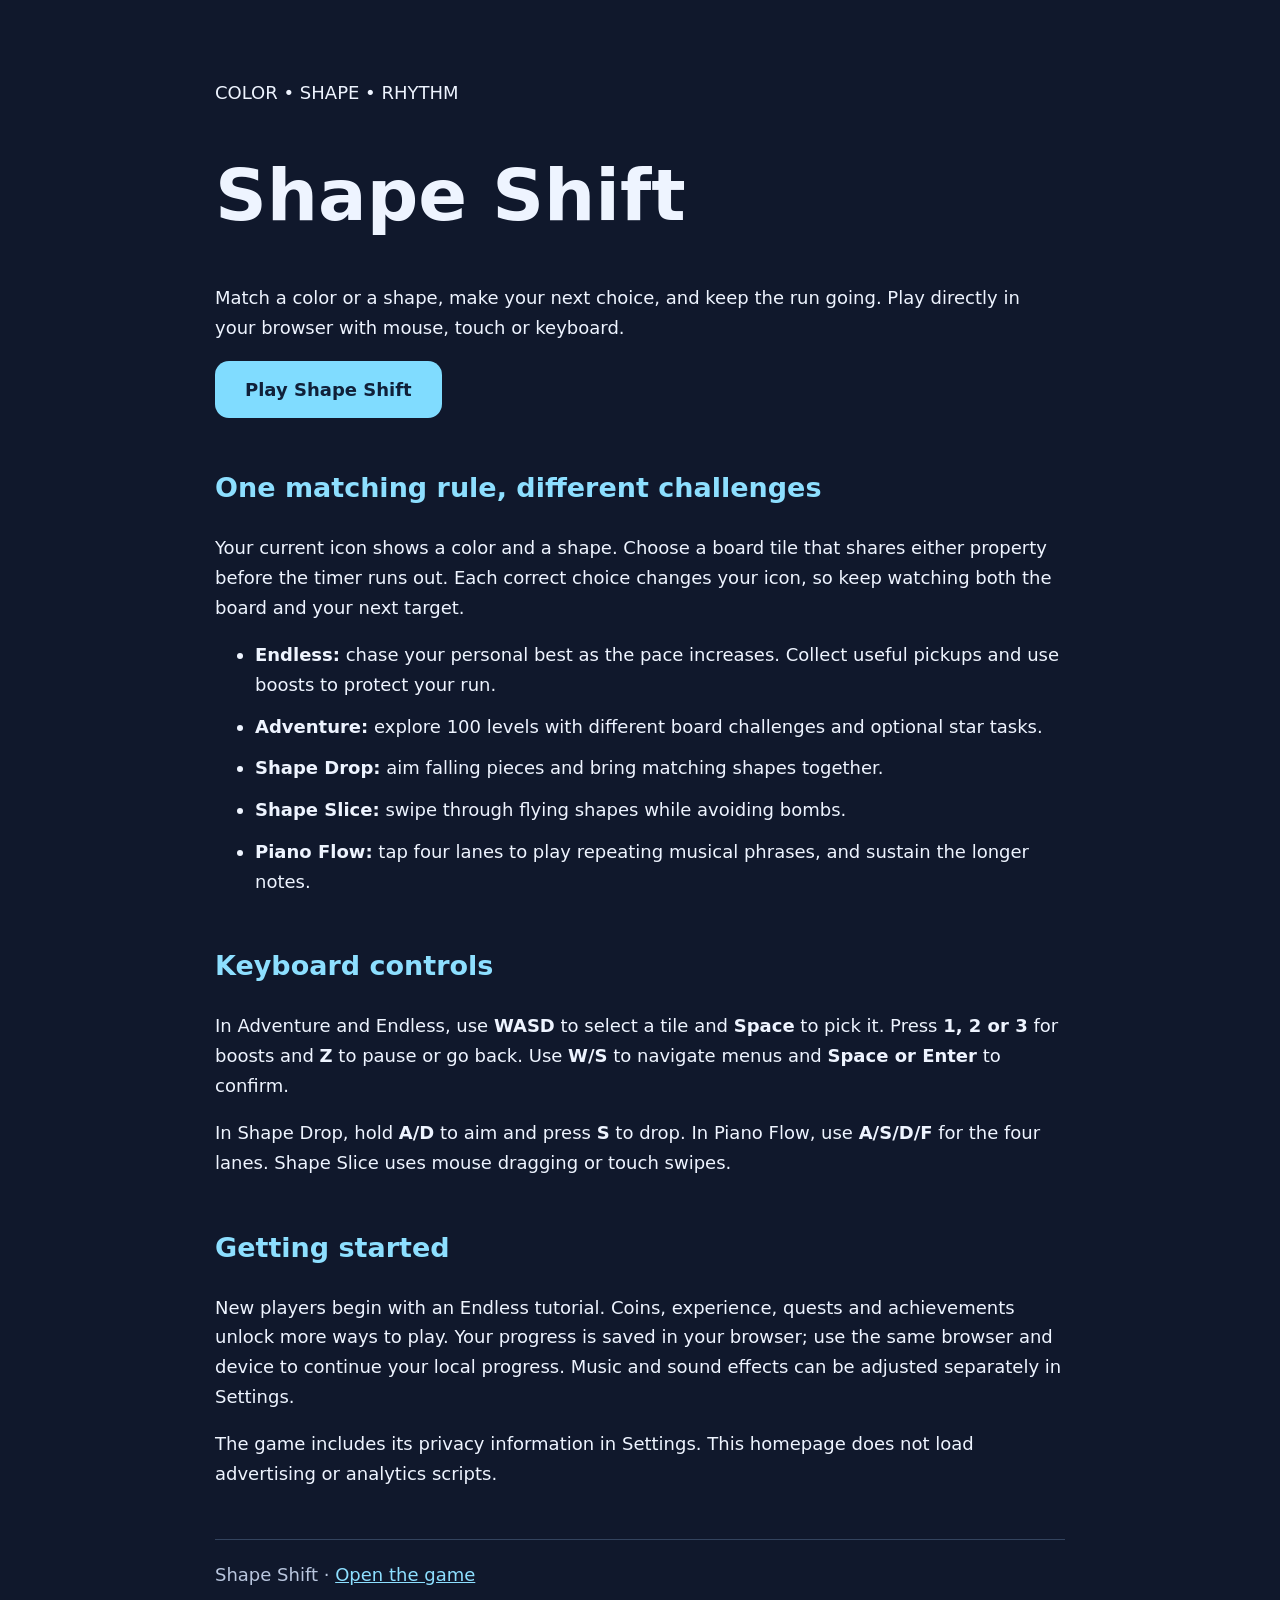
<file: index.html>
<!doctype html>
<html lang="en"><head><meta charset="utf-8"><meta name="viewport" content="width=device-width,initial-scale=1"><meta name="google-adsense-account" content="ca-pub-6414442371063302"><meta name="description" content="Play Shape Shift, a free browser game with color and shape matching, 100 Adventure levels, Endless challenges and three arcade games."><title>Shape Shift — Play in your browser</title><style>body{margin:0;background:#10182c;color:#eef4ff;font:18px/1.65 system-ui,sans-serif}main{max-width:850px;margin:auto;padding:60px 24px}h1{font-size:clamp(40px,8vw,72px);line-height:1.1}h2{color:#8ddfff}a{color:#8ddfff}.play{display:inline-block;background:#80dcff;color:#102039;padding:14px 30px;border-radius:14px;font-weight:750;text-decoration:none}section{margin-top:48px}li{margin:12px 0}footer{margin-top:50px;border-top:1px solid #33435e;padding-top:20px;color:#b9c6de}</style></head><body><main>
<p>COLOR • SHAPE • RHYTHM</p><h1>Shape Shift</h1><p>Match a color or a shape, make your next choice, and keep the run going. Play directly in your browser with mouse, touch or keyboard.</p><a class="play" href="/shape-shift/">Play Shape Shift</a>
<section><h2>One matching rule, different challenges</h2><p>Your current icon shows a color and a shape. Choose a board tile that shares either property before the timer runs out. Each correct choice changes your icon, so keep watching both the board and your next target.</p><ul><li><strong>Endless:</strong> chase your personal best as the pace increases. Collect useful pickups and use boosts to protect your run.</li><li><strong>Adventure:</strong> explore 100 levels with different board challenges and optional star tasks.</li><li><strong>Shape Drop:</strong> aim falling pieces and bring matching shapes together.</li><li><strong>Shape Slice:</strong> swipe through flying shapes while avoiding bombs.</li><li><strong>Piano Flow:</strong> tap four lanes to play repeating musical phrases, and sustain the longer notes.</li></ul></section>
<section><h2>Keyboard controls</h2><p>In Adventure and Endless, use <strong>WASD</strong> to select a tile and <strong>Space</strong> to pick it. Press <strong>1, 2 or 3</strong> for boosts and <strong>Z</strong> to pause or go back. Use <strong>W/S</strong> to navigate menus and <strong>Space or Enter</strong> to confirm.</p><p>In Shape Drop, hold <strong>A/D</strong> to aim and press <strong>S</strong> to drop. In Piano Flow, use <strong>A/S/D/F</strong> for the four lanes. Shape Slice uses mouse dragging or touch swipes.</p></section>
<section><h2>Getting started</h2><p>New players begin with an Endless tutorial. Coins, experience, quests and achievements unlock more ways to play. Your progress is saved in your browser; use the same browser and device to continue your local progress. Music and sound effects can be adjusted separately in Settings.</p><p>The game includes its privacy information in Settings. This homepage does not load advertising or analytics scripts.</p></section>
<footer>Shape Shift · <a href="/shape-shift/">Open the game</a></footer>
</main></body></html>
</file>
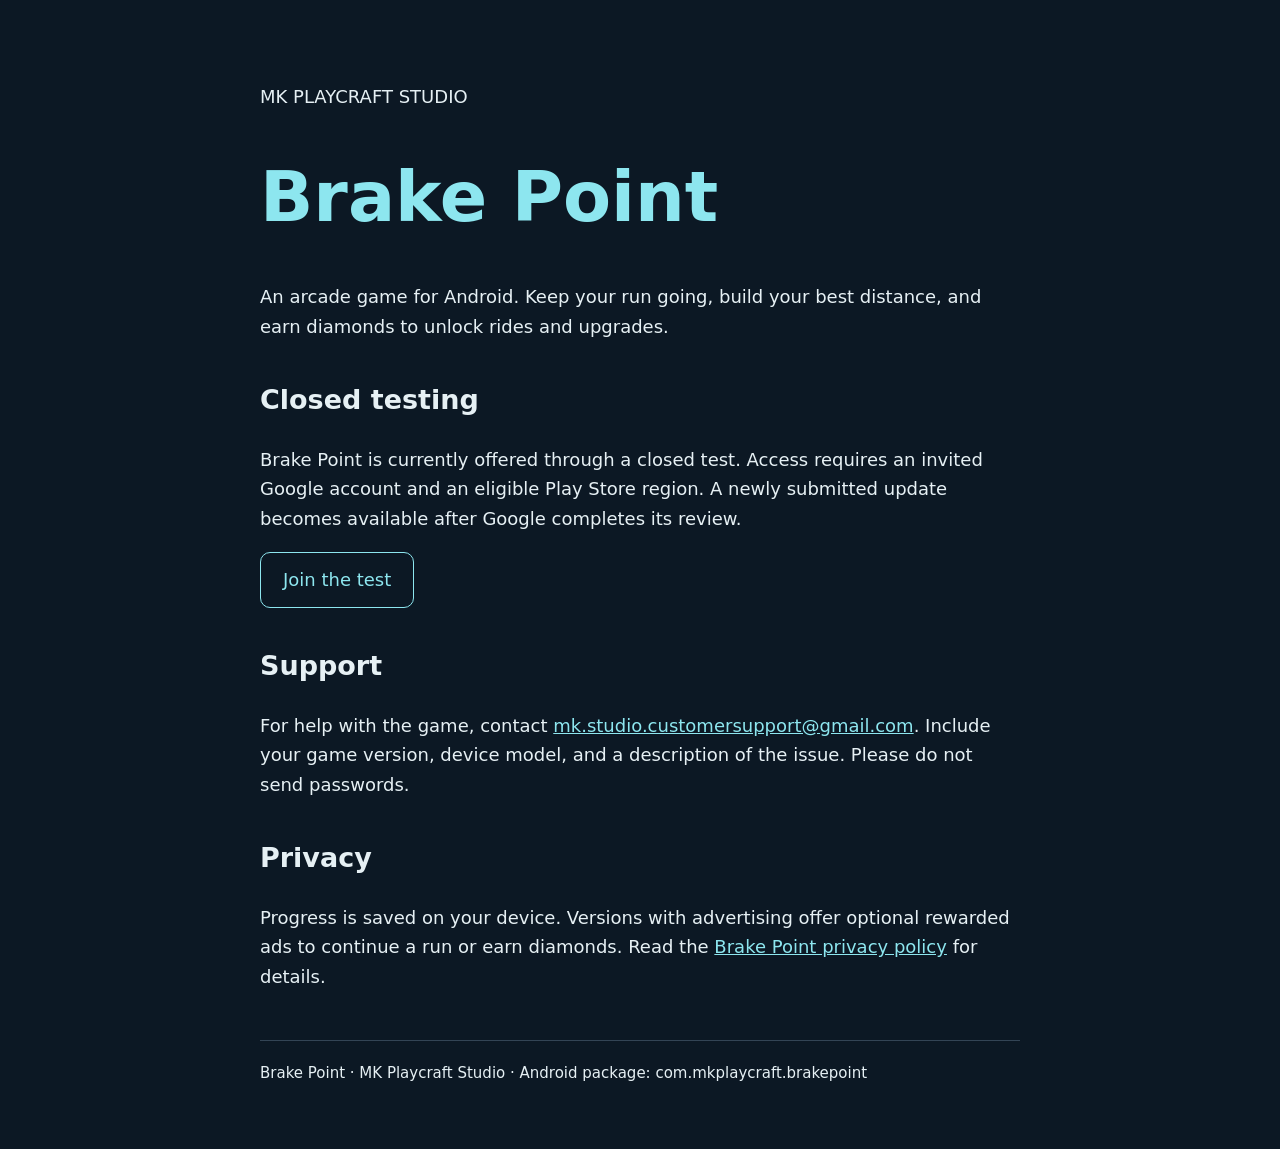
<file: brake-point/index.html>
<!doctype html>
<html lang="en"><head><meta charset="utf-8"><meta name="viewport" content="width=device-width,initial-scale=1"><title>Brake Point — MK Playcraft Studio</title><meta name="description" content="Brake Point for Android. Closed testing, support, and privacy information from MK Playcraft Studio."><style>body{margin:0;background:#0c1824;color:#e6f0f4;font:18px/1.65 system-ui,sans-serif}main{max-width:760px;margin:auto;padding:64px 24px}h1{font-size:clamp(42px,8vw,70px);line-height:1.1;color:#8de6ef}h2{margin-top:36px}a{color:#8de6ef;overflow-wrap:anywhere}.button{display:inline-block;padding:12px 22px;border:1px solid #8de6ef;border-radius:10px;text-decoration:none}footer{margin-top:48px;border-top:1px solid #345;padding-top:20px;font-size:15px}</style></head><body><main><p>MK PLAYCRAFT STUDIO</p><h1>Brake Point</h1><p>An arcade game for Android. Keep your run going, build your best distance, and earn diamonds to unlock rides and upgrades.</p><h2>Closed testing</h2><p>Brake Point is currently offered through a closed test. Access requires an invited Google account and an eligible Play Store region. A newly submitted update becomes available after Google completes its review.</p><p><a class="button" href="https://play.google.com/apps/testing/com.mkplaycraft.brakepoint">Join the test</a></p><h2>Support</h2><p>For help with the game, contact <a href="mailto:mk.studio.customersupport@gmail.com">mk.studio.customersupport@gmail.com</a>. Include your game version, device model, and a description of the issue. Please do not send passwords.</p><h2>Privacy</h2><p>Progress is saved on your device. Versions with advertising offer optional rewarded ads to continue a run or earn diamonds. Read the <a href="privacy.html">Brake Point privacy policy</a> for details.</p><footer>Brake Point · MK Playcraft Studio · Android package: com.mkplaycraft.brakepoint</footer></main></body></html>
</file>
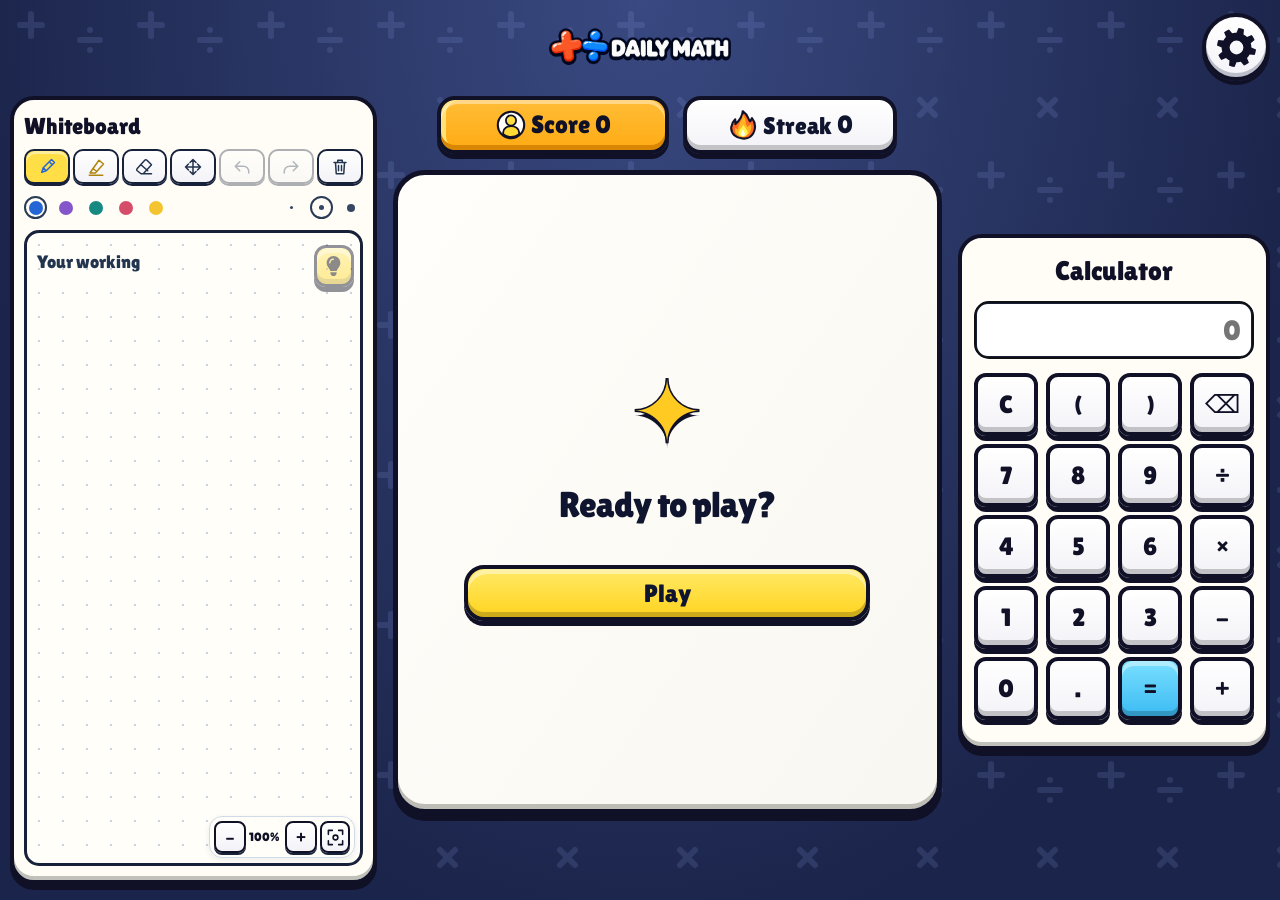
<file: daily-math/index.html>
<!doctype html>
<html lang="en"><head><meta charset="utf-8"><meta name="viewport" content="width=device-width,initial-scale=1,viewport-fit=cover"><meta name="theme-color" content="#222d60"><title>Daily Math — Play a little. Learn a lot.</title>
<link rel="icon" type="image/png" sizes="32x32" href="assets/icon-32.png"><link rel="apple-touch-icon" href="assets/icon-180.png"><link rel="manifest" href="manifest.webmanifest"><meta name="apple-mobile-web-app-title" content="Daily Math"><meta property="og:title" content="Daily Math"><meta property="og:description" content="Take on quick math challenges, build your streak and climb the leaderboard."><meta property="og:image" content="https://mkefefe.github.io/daily-math/assets/thumbnail.png"><link rel="stylesheet" href="startup.css?v=desktop-67"></head><body><div id="loadingScreen" role="status" aria-live="polite"><div class="loading-card"><img class="loading-logo" src="assets/daily-math-logo.png" alt="Daily Math"><img class="loading-hero" src="assets/math-mascot.svg" alt=""><div class="loading-track" role="progressbar" aria-label="Loading Daily Math" aria-valuemin="0" aria-valuemax="100" aria-valuenow="5"><div id="loadFill"></div></div><div id="loadText">Waking up the numbers…</div><button id="loadRetry" hidden onclick="location.reload()">Try again</button></div></div><template id="gameTemplate"><link rel="stylesheet" href="game.css?v=desktop-67"><link rel="stylesheet" href="celebration.css?v=desktop-67"><link rel="stylesheet" href="age-challenge.css?v=desktop-67"><link rel="stylesheet" href="desktop.css?v=desktop-67"><div class="game"><header><img class="header-art" src="assets/daily-math-logo.png" alt="Daily Math"><button class="chunk gear" id="settings" aria-label="Settings"><svg class="art-icon gear-art" viewBox="0 0 100 100" aria-hidden="true"><path fill="#101127" fill-rule="evenodd" d="M50.00,22.00 L53.63,13.18 L57.22,13.71 L60.74,14.59 L64.16,15.82 L63.20,25.31 L65.56,26.72 L67.76,28.36 L69.80,30.20 L78.60,26.53 L80.76,29.44 L82.63,32.56 L84.18,35.84 L76.79,41.87 L77.46,44.54 L77.87,47.26 L78.00,50.00 L86.82,53.63 L86.29,57.22 L85.41,60.74 L84.18,64.16 L74.69,63.20 L73.28,65.56 L71.64,67.76 L69.80,69.80 L73.47,78.60 L70.56,80.76 L67.44,82.63 L64.16,84.18 L58.13,76.79 L55.46,77.46 L52.74,77.87 L50.00,78.00 L46.37,86.82 L42.78,86.29 L39.26,85.41 L35.84,84.18 L36.80,74.69 L34.44,73.28 L32.24,71.64 L30.20,69.80 L21.40,73.47 L19.24,70.56 L17.37,67.44 L15.82,64.16 L23.21,58.13 L22.54,55.46 L22.13,52.74 L22.00,50.00 L13.18,46.37 L13.71,42.78 L14.59,39.26 L15.82,35.84 L25.31,36.80 L26.72,34.44 L28.36,32.24 L30.20,30.20 L26.53,21.40 L29.44,19.24 L32.56,17.37 L35.84,15.82 L41.87,23.21 L44.54,22.54 L47.26,22.13 Z M50 37a13 13 0 1 0 0 26a13 13 0 1 0 0-26Z"/></svg></button></header><div class="badges"><button id="scoreBadge" class="chunk badge gold" aria-label="Player scores"><svg class="art-icon person-art" viewBox="0 0 100 100" aria-hidden="true"><circle cx="50" cy="50" r="44" fill="#fffefa" stroke="#101127" stroke-width="7"/><circle cx="50" cy="35" r="17" fill="#ffde42" stroke="#101127" stroke-width="6"/><path d="M24 81V74C24 47 77 47 77 74V81Q50 99 24 81Z" fill="#ffda35" stroke="#101127" stroke-width="6"/></svg><span class="score-word">Score</span> <strong id="points">0</strong></button><button id="streakBadge" class="chunk badge" aria-label="Your streaks"><svg class="art-icon flame-art" viewBox="0 0 100 100" aria-hidden="true"><path d="M49 4C70 19 65 30 74 38L80 27C97 48 91 76 73 90C61 99 34 96 21 84C4 68 10 45 24 31L25 47C39 34 48 19 49 4Z" fill="#ff6a25" stroke="#111329" stroke-width="7" stroke-linejoin="round"/><path d="M49 16C67 37 52 41 66 57L76 47C82 69 69 88 51 90C29 90 20 75 24 59L34 65C32 44 50 37 49 16Z" fill="#ffb621"/><path d="M51 48C57 62 69 68 65 79C59 95 33 90 35 75C36 64 48 59 51 48Z" fill="#fff254"/><path d="M50 65C52 73 60 77 55 84C50 91 42 84 43 79Z" fill="#fffef2"/></svg> Streak <strong id="streak">0</strong></button></div><button id="challengeButton" aria-label="Next challenge"><span id="challengeLabel">Next challenge · 100 points</span><span id="challengeTarget">0/100</span><span id="challengeTrack" aria-hidden="true"><span id="challengeFill"></span></span></button><div class="play-area"><main class="board" id="board"></main><div class="utility-tools"><button class="chunk" id="scratchButton" aria-label="Open whiteboard" title="Whiteboard"><svg viewBox="0 0 32 32" aria-hidden="true"><rect x="3" y="4" width="26" height="20" rx="3" fill="#fffdf5" stroke="#172139" stroke-width="2.5"/><path d="M9 28h14M16 24v4M8 11h9M8 16h5" stroke="#172139" stroke-width="2.5" stroke-linecap="round"/><path d="m20 19 6-8 2 2-6 8-3 1Z" fill="#ffd641" stroke="#172139" stroke-width="1.5"/></svg></button><button class="chunk" id="calcButton" aria-label="Open calculator" title="Calculator"><svg viewBox="0 0 32 32" aria-hidden="true"><rect x="6" y="2" width="20" height="28" rx="4" fill="#8ed9f6" stroke="#172139" stroke-width="2.5"/><rect x="10" y="6" width="12" height="6" rx="1" fill="#fffdf5" stroke="#172139" stroke-width="1.5"/><path d="M11 17h2m6 0h2m-10 5h2m6 0h2" stroke="#172139" stroke-width="3" stroke-linecap="round"/></svg></button></div></div><div class="tools" id="tools"><button class="chunk yellow" id="hint"><svg class="art-icon bulb-art" viewBox="0 0 100 100" aria-hidden="true"><path d="M36 68h28v17q-2 11-14 11T36 85Z" fill="#d8deef" stroke="#101127" stroke-width="6"/><path d="M36 70C36 58 19 54 19 34a31 31 0 0 1 62 0c0 20-17 24-17 36Z" fill="#ffdd45" stroke="#101127" stroke-width="7" stroke-linejoin="round"/><path d="M31 29q1-10 11-13" fill="none" stroke="#fffbc3" stroke-width="8" stroke-linecap="round"/></svg><span>Hint</span></button><button class="chunk" id="skip"><svg class="art-icon skip-art" viewBox="0 0 100 100" aria-hidden="true"><path d="M10 21Q9 16 15 19L46 43Q53 49 46 55L15 80Q9 84 10 77ZM51 21Q50 16 56 19L87 43Q94 49 87 55L56 80Q50 84 51 77Z" fill="#fffefa" stroke="#101127" stroke-width="7" stroke-linejoin="round"/></svg><span>Skip −10</span></button></div><p class="status" id="status">Adaptive difficulty · No time limit</p><div class="storage" id="storage" role="status"></div></div><dialog id="challengeDialog" aria-labelledby="challengeTitle"><h2 id="challengeTitle">Age 10 challenge</h2><p id="challengeSummary"></p><p id="challengeTopics"></p><p id="challengeNote">Ages are approximate math difficulty, not an intelligence score.</p><div class="challenge-actions"><button class="chunk" id="closeChallenge">Back</button><button class="chunk yellow" id="challengeStart">Start challenge</button></div></dialog><dialog id="resultDialog" aria-labelledby="resultTitle"><div class="result-emblem" id="resultEmblem" aria-hidden="true">★</div><h2 id="resultTitle"></h2><div class="result-reward" id="resultReward"></div><details id="resultDetails"><summary>Explanation</summary><p id="resultText"></p></details><button class="chunk blue" id="resultContinue">Continue</button></dialog><dialog id="settingsDialog"><h2>Settings</h2><label class="row">Effects<input id="sound" type="checkbox"></label><label class="row">Music<input id="musicToggle" type="checkbox"></label><label class="row">Volume<input class="audio-level" id="musicVolume" type="range" min="0" max="50" step="1" aria-label="Music volume"></label><span id="musicState" class="sr-only" role="status"></span><button class="chunk nickname-settings" id="editNickname">Nickname</button><button class="chunk blue" id="closeSettings">Done</button></dialog>
<dialog id="nicknameDialog" aria-labelledby="nicknameTitle"><h2 id="nicknameTitle">Your nickname</h2><input id="playerName" aria-label="Nickname" maxlength="20" placeholder="Choose a nickname" autocomplete="off"><p id="nicknameStatus" role="status"></p><div class="nickname-actions"><button class="chunk" id="randomNickname">Use random</button><button class="chunk blue" id="saveName">Continue</button></div></dialog><dialog id="leaderboardDialog" aria-labelledby="leaderboardTitle"><h2 id="leaderboardTitle">Leaderboard</h2><p class="leader-caption">Players on this server</p><p id="leaderStatus" role="status"></p><div id="leaderRows"></div><p id="yourRank"></p><div class="leader-actions"><button class="chunk" id="refreshBoard">Refresh</button><button class="chunk blue" id="closeBoard">Done</button></div></dialog><dialog id="streakDialog"><h2>Your streaks</h2><div id="streakStats"></div><button class="chunk blue" id="closeStreak">Done</button></dialog><dialog id="tutorDialog" aria-labelledby="tutorTitle"><h2 id="tutorTitle">Worked example</h2><div id="hintReview" hidden aria-label="Opened hints"></div><div id="hintReward" hidden></div><div id="tutorOrigin"></div><div id="tutorDiagram"></div><div id="tutorSteps"></div><div class="tutor-actions"><button class="chunk yellow" id="nextHint" hidden>Next hint</button><button class="chunk blue" id="tutorDone">Try it</button></div></dialog><dialog id="scratchDialog"><div class="scratch-heading"><h2>Whiteboard</h2><button class="chunk" id="closeScratch" aria-label="Close whiteboard" title="Close whiteboard"><svg viewBox="0 0 24 24" aria-hidden="true" fill="none" stroke="currentColor" stroke-width="2" stroke-linecap="round" stroke-linejoin="round"><path d="m6 6 12 12M18 6 6 18"/></svg></button></div><div class="pen-tools"><button class="chunk" data-pen="pen" aria-label="Pen" title="Pen" aria-pressed="true"><svg viewBox="0 0 24 24" aria-hidden="true" fill="none" stroke="currentColor" stroke-width="2" stroke-linecap="round" stroke-linejoin="round"><path d="m5 19 2-6L18 2l4 4-11 11-6 2Zm10-14 4 4M7 13l4 4"/></svg></button><button class="chunk" data-pen="highlighter" aria-label="Highlighter" title="Highlighter" aria-pressed="false"><svg viewBox="0 0 24 24" aria-hidden="true" fill="none" stroke="currentColor" stroke-width="2" stroke-linecap="round" stroke-linejoin="round"><path d="m8 14 8-11 6 5-9 10-5-4Zm0 0-4 6h7l2-2M3 23h18"/></svg></button><button class="chunk" data-pen="eraser" aria-label="Eraser" title="Eraser" aria-pressed="false"><svg viewBox="0 0 24 24" aria-hidden="true" fill="none" stroke="currentColor" stroke-width="2" stroke-linecap="round" stroke-linejoin="round"><path d="m3 14 10-11a2 2 0 0 1 3 0l6 6-11 12H8l-5-4a2 2 0 0 1 0-3Zm5-5 9 8M11 21h11"/></svg></button><button class="chunk" data-pen="move" aria-label="Move paper" title="Move paper" aria-pressed="false"><svg viewBox="0 0 24 24" aria-hidden="true" fill="none" stroke="currentColor" stroke-width="2" stroke-linecap="round" stroke-linejoin="round"><path d="M12 2v20M2 12h20M8 6l4-4 4 4M8 18l4 4 4-4M6 8l-4 4 4 4M18 8l4 4-4 4"/></svg></button><button class="chunk" id="undoStroke" aria-label="Undo" title="Undo"><svg viewBox="0 0 24 24" aria-hidden="true" fill="none" stroke="currentColor" stroke-width="2" stroke-linecap="round" stroke-linejoin="round"><path d="M9 5 3 11l6 6M3 11h11a7 7 0 0 1 7 7v2"/></svg></button><button class="chunk" id="redoStroke" aria-label="Redo" title="Redo"><svg viewBox="0 0 24 24" aria-hidden="true" fill="none" stroke="currentColor" stroke-width="2" stroke-linecap="round" stroke-linejoin="round"><path d="m15 5 6 6-6 6m6-6H10a7 7 0 0 0-7 7v2"/></svg></button><button class="chunk" id="clearScratch" aria-label="Clear writing" title="Clear writing"><svg viewBox="0 0 24 24" aria-hidden="true" fill="none" stroke="currentColor" stroke-width="2" stroke-linecap="round" stroke-linejoin="round"><path d="M4 6h16M9 6V3h6v3M6 6l1 15h10l1-15M10 10v7M14 10v7"/></svg></button></div><div id="inkOptions" class="ink-options"><button data-ink="#2467d4" aria-label="Blue ink" aria-pressed="true" style="--ink:#2467d4"></button><button data-ink="#8456c9" aria-label="Purple ink" aria-pressed="false" style="--ink:#8456c9"></button><button data-ink="#168a82" aria-label="Teal ink" aria-pressed="false" style="--ink:#168a82"></button><button data-ink="#d64d69" aria-label="Red ink" aria-pressed="false" style="--ink:#d64d69"></button><button data-ink="#f4c430" aria-label="Yellow ink" aria-pressed="false" style="--ink:#f4c430"></button><span></span><button data-width="0" aria-label="Fine stroke" aria-pressed="false"><i style="width:3px;height:3px"></i></button><button data-width="1" aria-label="Medium stroke" aria-pressed="true"><i style="width:5px;height:5px"></i></button><button data-width="2" aria-label="Thick stroke" aria-pressed="false"><i style="width:8px;height:8px"></i></button></div><div class="scratch-surface"><button class="chunk yellow" id="scratchHintButton" aria-label="Hint from whiteboard" title="Hint"><img src="assets/fa-lightbulb.svg" alt="" aria-hidden="true"></button><button class="chunk" id="scratchCalcButton" aria-label="Calculator from whiteboard" title="Calculator"><img src="assets/fa-calculator.svg" alt="" aria-hidden="true"></button><div id="scratchProblem"><p id="scratchQuestion"></p><div id="scratchDiagram"></div></div><canvas id="scratchCanvas" width="600" height="500" aria-label="Draw your working with a finger or mouse"></canvas><div id="eraserCursor" hidden aria-hidden="true"></div><div class="zoom-tools"><button class="chunk" id="zoomOut" aria-label="Zoom out">−</button><span id="scratchZoom">100%</span><button class="chunk" id="zoomIn" aria-label="Zoom in">+</button><button class="chunk" id="resetView" aria-label="Reset view" title="Reset view"><svg viewBox="0 0 24 24" aria-hidden="true" fill="none" stroke="currentColor" stroke-width="2" stroke-linecap="round" stroke-linejoin="round"><path d="M8 3H3v5m13-5h5v5M3 16v5h5m13-5v5h-5"/><circle cx="12" cy="12" r="3"/></svg></button></div></div></dialog><dialog id="calcDialog"><h2>Calculator</h2><p id="calcQuestion"></p><input id="calcDisplay" aria-label="Calculation" inputmode="decimal" maxlength="80" placeholder="0"><div id="calcKeys"></div><button class="chunk blue" id="closeCalc">Done</button></dialog><div id="networkStatus" hidden role="status"></div><div id="platformPause" hidden role="status"></div><audio id="bgMusic" src="assets/background.mp3" loop preload="auto"></audio></template><script src="launch-config.js?v=desktop-67"></script><script src="platform.js?v=desktop-67"></script><script src="platform-storage.js?v=desktop-67"></script><script src="boot.js?v=desktop-67"></script></body></html>
</file>
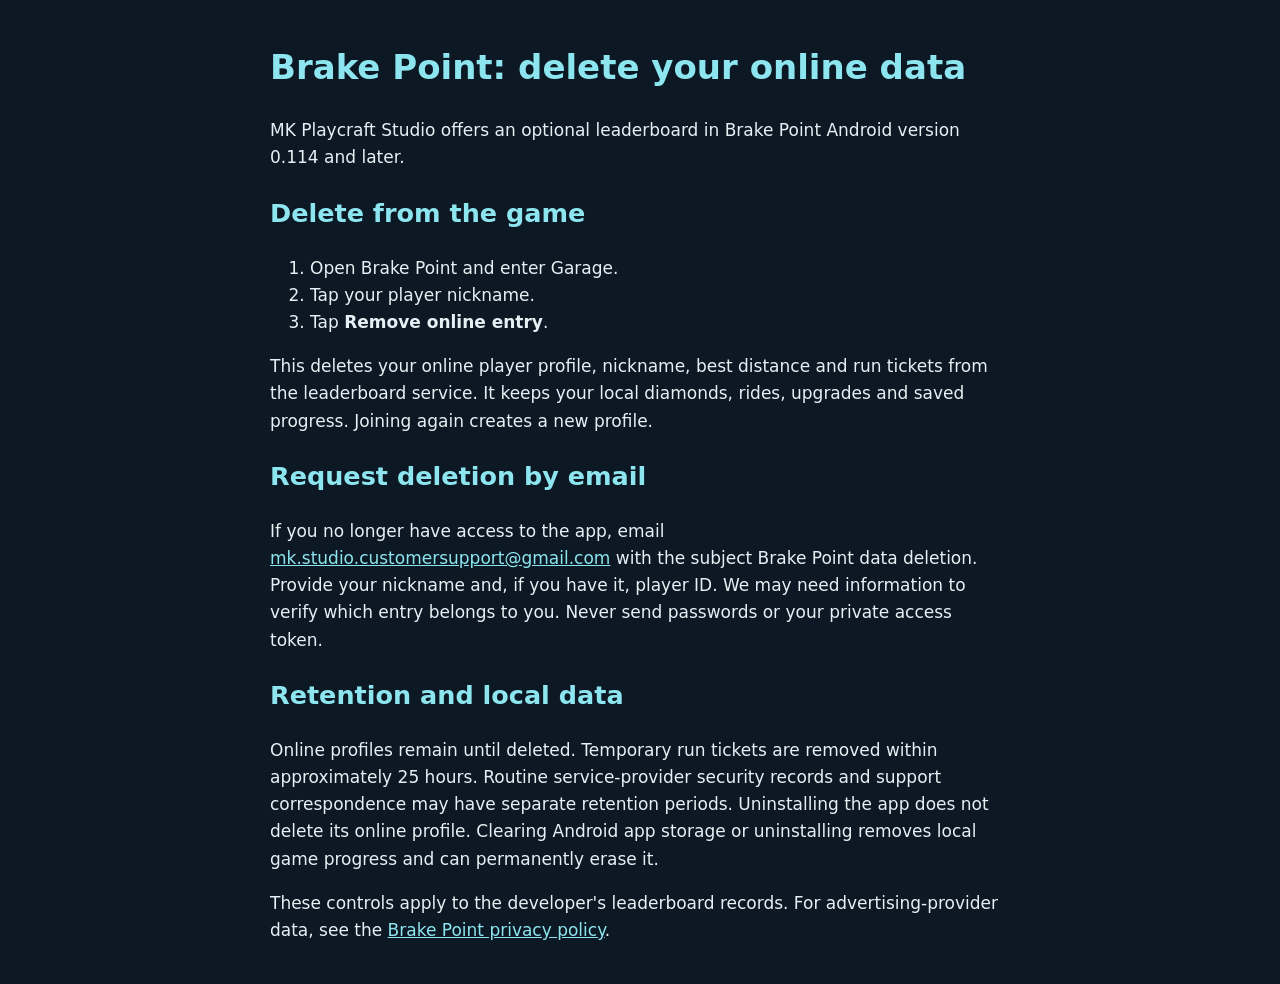
<file: brake-point/delete-data.html>
<!doctype html><html lang="en"><head><meta charset="utf-8"><meta name="viewport" content="width=device-width,initial-scale=1"><title>Brake Point - Delete online data</title><style>body{max-width:740px;margin:40px auto;padding:0 22px;font:17px/1.6 system-ui;background:#0c1824;color:#e6f0f4}h1,h2,a{color:#8de6ef}</style></head><body><h1>Brake Point: delete your online data</h1><p>MK Playcraft Studio offers an optional leaderboard in Brake Point Android version 0.114 and later.</p><h2>Delete from the game</h2><ol><li>Open Brake Point and enter Garage.</li><li>Tap your player nickname.</li><li>Tap <strong>Remove online entry</strong>.</li></ol><p>This deletes your online player profile, nickname, best distance and run tickets from the leaderboard service. It keeps your local diamonds, rides, upgrades and saved progress. Joining again creates a new profile.</p><h2>Request deletion by email</h2><p>If you no longer have access to the app, email <a href="mailto:mk.studio.customersupport@gmail.com?subject=Brake%20Point%20data%20deletion">mk.studio.customersupport@gmail.com</a> with the subject Brake Point data deletion. Provide your nickname and, if you have it, player ID. We may need information to verify which entry belongs to you. Never send passwords or your private access token.</p><h2>Retention and local data</h2><p>Online profiles remain until deleted. Temporary run tickets are removed within approximately 25 hours. Routine service-provider security records and support correspondence may have separate retention periods. Uninstalling the app does not delete its online profile. Clearing Android app storage or uninstalling removes local game progress and can permanently erase it.</p><p>These controls apply to the developer's leaderboard records. For advertising-provider data, see the <a href="privacy.html">Brake Point privacy policy</a>.</p></body></html>
</file>
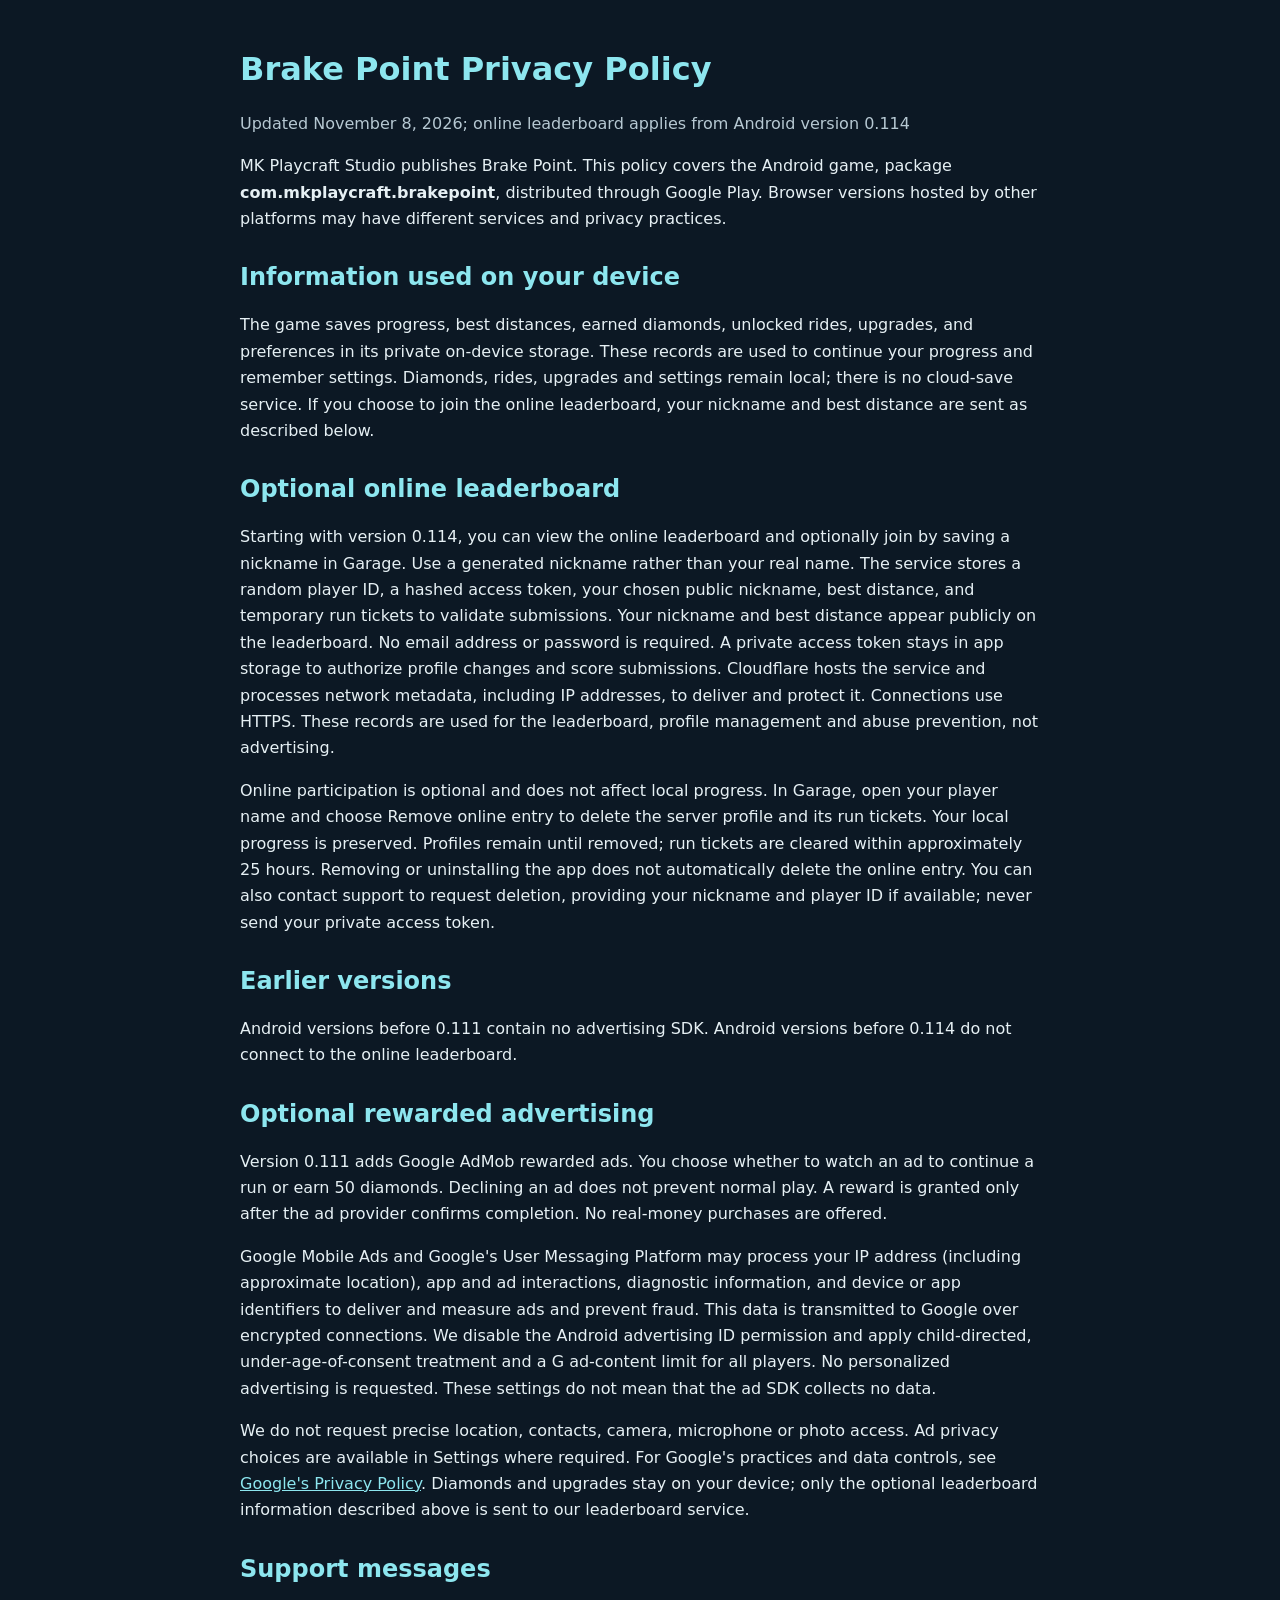
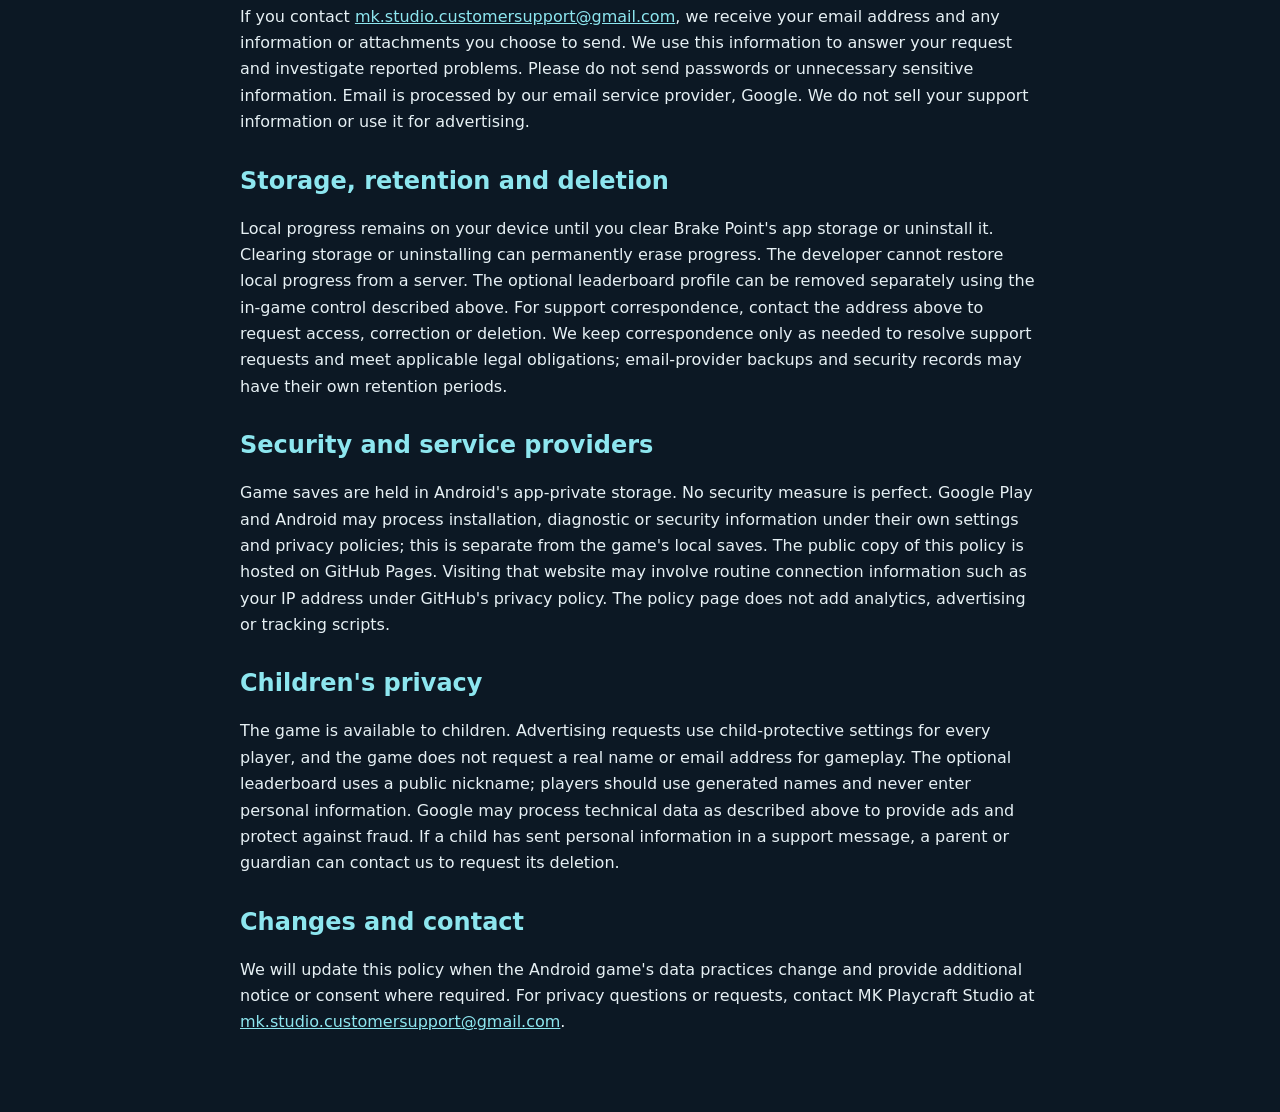
<file: brake-point/privacy.html>
<!doctype html>
<html lang="en"><head><meta charset="utf-8"><meta name="viewport" content="width=device-width,initial-scale=1"><title>Brake Point Privacy Policy</title><style>body{margin:0;background:#0c1824;color:#e6f0f4;font:16px/1.65 system-ui,sans-serif}main{max-width:800px;margin:auto;padding:28px 22px 60px}h1,h2{line-height:1.25;color:#8de6ef}h2{margin-top:30px}a{color:#8de6ef;overflow-wrap:anywhere}.date{color:#b6c8d2}</style></head><body><main>
<h1>Brake Point Privacy Policy</h1><p class="date">Updated November 8, 2026; online leaderboard applies from Android version 0.114</p>
<p>MK Playcraft Studio publishes Brake Point. This policy covers the Android game, package <strong>com.mkplaycraft.brakepoint</strong>, distributed through Google Play. Browser versions hosted by other platforms may have different services and privacy practices.</p>
<h2>Information used on your device</h2><p>The game saves progress, best distances, earned diamonds, unlocked rides, upgrades, and preferences in its private on-device storage. These records are used to continue your progress and remember settings. Diamonds, rides, upgrades and settings remain local; there is no cloud-save service. If you choose to join the online leaderboard, your nickname and best distance are sent as described below.</p>
<h2>Optional online leaderboard</h2><p>Starting with version 0.114, you can view the online leaderboard and optionally join by saving a nickname in Garage. Use a generated nickname rather than your real name. The service stores a random player ID, a hashed access token, your chosen public nickname, best distance, and temporary run tickets to validate submissions. Your nickname and best distance appear publicly on the leaderboard. No email address or password is required. A private access token stays in app storage to authorize profile changes and score submissions. Cloudflare hosts the service and processes network metadata, including IP addresses, to deliver and protect it. Connections use HTTPS. These records are used for the leaderboard, profile management and abuse prevention, not advertising.</p><p>Online participation is optional and does not affect local progress. In Garage, open your player name and choose Remove online entry to delete the server profile and its run tickets. Your local progress is preserved. Profiles remain until removed; run tickets are cleared within approximately 25 hours. Removing or uninstalling the app does not automatically delete the online entry. You can also contact support to request deletion, providing your nickname and player ID if available; never send your private access token.</p><h2>Earlier versions</h2><p>Android versions before 0.111 contain no advertising SDK. Android versions before 0.114 do not connect to the online leaderboard.</p><h2>Optional rewarded advertising</h2><p>Version 0.111 adds Google AdMob rewarded ads. You choose whether to watch an ad to continue a run or earn 50 diamonds. Declining an ad does not prevent normal play. A reward is granted only after the ad provider confirms completion. No real-money purchases are offered.</p><p>Google Mobile Ads and Google's User Messaging Platform may process your IP address (including approximate location), app and ad interactions, diagnostic information, and device or app identifiers to deliver and measure ads and prevent fraud. This data is transmitted to Google over encrypted connections. We disable the Android advertising ID permission and apply child-directed, under-age-of-consent treatment and a G ad-content limit for all players. No personalized advertising is requested. These settings do not mean that the ad SDK collects no data.</p><p>We do not request precise location, contacts, camera, microphone or photo access. Ad privacy choices are available in Settings where required. For Google's practices and data controls, see <a href="https://policies.google.com/privacy">Google's Privacy Policy</a>. Diamonds and upgrades stay on your device; only the optional leaderboard information described above is sent to our leaderboard service.</p><h2>Support messages</h2><p>If you contact <a href="mailto:mk.studio.customersupport@gmail.com">mk.studio.customersupport@gmail.com</a>, we receive your email address and any information or attachments you choose to send. We use this information to answer your request and investigate reported problems. Please do not send passwords or unnecessary sensitive information. Email is processed by our email service provider, Google. We do not sell your support information or use it for advertising.</p>
<h2>Storage, retention and deletion</h2><p>Local progress remains on your device until you clear Brake Point's app storage or uninstall it. Clearing storage or uninstalling can permanently erase progress. The developer cannot restore local progress from a server. The optional leaderboard profile can be removed separately using the in-game control described above. For support correspondence, contact the address above to request access, correction or deletion. We keep correspondence only as needed to resolve support requests and meet applicable legal obligations; email-provider backups and security records may have their own retention periods.</p>
<h2>Security and service providers</h2><p>Game saves are held in Android's app-private storage. No security measure is perfect. Google Play and Android may process installation, diagnostic or security information under their own settings and privacy policies; this is separate from the game's local saves. The public copy of this policy is hosted on GitHub Pages. Visiting that website may involve routine connection information such as your IP address under GitHub's privacy policy. The policy page does not add analytics, advertising or tracking scripts.</p>
<h2>Children's privacy</h2><p>The game is available to children. Advertising requests use child-protective settings for every player, and the game does not request a real name or email address for gameplay. The optional leaderboard uses a public nickname; players should use generated names and never enter personal information. Google may process technical data as described above to provide ads and protect against fraud. If a child has sent personal information in a support message, a parent or guardian can contact us to request its deletion.</p>
<h2>Changes and contact</h2><p>We will update this policy when the Android game's data practices change and provide additional notice or consent where required. For privacy questions or requests, contact MK Playcraft Studio at <a href="mailto:mk.studio.customersupport@gmail.com">mk.studio.customersupport@gmail.com</a>.</p>
</main></body></html>
</file>
<file: daily-math/startup.css>
#loadingScreen{position:fixed;inset:0;z-index:10000;display:grid;place-items:center;background:radial-gradient(ellipse at top,#394981,#151c39);color:#fff;font:800 18px system-ui;text-align:center}#loadingScreen[hidden]{display:none}.loading-card{width:min(82vw,360px)}.loading-logo{width:100%;max-width:300px}.loading-hero{display:block;height:150px;margin:18px auto}.loading-track{height:18px;border:4px solid #101127;border-radius:20px;background:#111933;overflow:hidden;margin:20px 0 12px}#loadFill{height:100%;width:5%;border-radius:20px;background:#ffdc43;box-shadow:inset 0 4px #fff7;transition:width .2s}#loadRetry{border:3px solid #101127;border-radius:14px;padding:12px 25px;background:#ffdc43;font:inherit;margin-top:12px}#loadRetry[hidden]{display:none}.mascot-reaction{display:flex;align-items:center;justify-content:center;width:100%;height:133px;gap:8px;animation:mascot-enter .3s ease-out}.mascot-reaction img{width:88px;height:120px;object-fit:contain}.mascot-reaction span{max-width:170px;background:#fff0a7;border:3px solid #101127;border-radius:18px;padding:12px 10px;font:18px/1.2 DailyDisplay,Nunito,sans-serif;color:#101127;box-shadow:0 4px #d6b446}.result-emblem:has(.mascot-reaction){width:100%}.mascot-reaction.leaving{animation:mascot-exit .25s ease-in forwards}@keyframes mascot-enter{from{opacity:0;transform:translateY(18px) rotate(-4deg)}to{opacity:1;transform:none}}@keyframes mascot-exit{to{opacity:0;transform:translateY(20px)}}@media(prefers-reduced-motion:reduce){.mascot-reaction,.mascot-reaction.leaving{animation:none}#loadFill{transition:none}}
</file>
<file: daily-math/game.css>
@font-face{font-family:Nunito;src:url('assets/nunito.ttf') format('truetype');font-weight:200 1000;font-display:swap}
:root{font-family:Nunito,'Arial Rounded MT Bold',system-ui,sans-serif;color:#10152f;background:#202b57;font-weight:800;font-synthesis:none;--ink:#10152f}*{box-sizing:border-box}body{margin:0;background:radial-gradient(ellipse at top,#394981,transparent 75%),#1b244a;min-height:100dvh}body:before{content:'';position:fixed;inset:0;pointer-events:none;opacity:.15;background-image:url("data:image/svg+xml,%3Csvg xmlns='http://www.w3.org/2000/svg' width='120' height='150' viewBox='0 0 120 150'%3E%3Cg stroke='%2396a8ef' stroke-width='6' stroke-linecap='round'%3E%3Cpath d='M20 25h22m-11-11v22M80 100l15 15m0-15l-15 15M80 40h20'/%3E%3C/g%3E%3Cg fill='%2396a8ef'%3E%3Ccircle cx='90' cy='30' r='3'/%3E%3Ccircle cx='90' cy='50' r='3'/%3E%3C/g%3E%3C/svg%3E")}button,select{font:inherit;color:inherit}button{cursor:pointer;touch-action:manipulation;-webkit-tap-highlight-color:transparent}button:focus-visible,select:focus-visible{outline:3px solid #fff;outline-offset:3px}button:disabled{cursor:default}button:active:not(:disabled){transform:translateY(3px);box-shadow:0 1px 0 var(--ink)}.game{width:min(100%,470px);margin:auto;padding:max(12px,env(safe-area-inset-top)) 14px max(20px,env(safe-area-inset-bottom));position:relative}header{display:flex;align-items:center;gap:7px;margin-bottom:13px}.logo{font-weight:1000;letter-spacing:-1.4px;color:#fff;font-size:clamp(21px,6vw,30px);white-space:nowrap;text-shadow:2px 3px 0 var(--ink),-2px -2px 0 var(--ink),2px -2px 0 var(--ink),-2px 2px 0 var(--ink);flex:1}.symbols{font-size:39px;font-weight:1000;line-height:1;letter-spacing:-6px;padding-right:6px;text-shadow:2px 3px 0 #11162c,-2px -2px 0 #11162c}.symbols b{color:#ff6742;display:inline-block;transform:rotate(-10deg)}.symbols i{color:#479fff;font-style:normal}.chunk{border:3px solid var(--ink);border-radius:17px;box-shadow:0 4px 0 #10152f,inset 0 5px 0 #ffffff75,inset 0 -5px 0 #0002;background:linear-gradient(#fff,#f3f2f7);font-weight:1000;position:relative;transition:transform .12s;min-height:48px}.gear{width:45px;min-width:45px;height:45px;min-height:45px;border-radius:50%;font-size:25px;display:grid;place-items:center;padding:0}.badges{display:grid;grid-template-columns:1.1fr 1fr;gap:10px;margin-bottom:15px}.badge{display:flex;align-items:center;justify-content:center;gap:8px;min-height:54px;font-size:19px}.badge strong{font-size:26px;line-height:1}.gold{background:linear-gradient(#ffdd58,#ffb21b)}.yellow{background:linear-gradient(#ffe967,#ffd41f)}.blue{background:linear-gradient(#79dfff,#3cbbf2)}.green{background:linear-gradient(#8cfa7f,#4ce75c)}.modes{display:grid;grid-template-columns:1fr 1fr 1fr;gap:6px;margin-bottom:17px}.modes button{font-size:clamp(13px,3.8vw,17px);padding:8px 2px;min-height:45px;border-radius:15px}.modes button[aria-pressed=true]{background:linear-gradient(#ffe969,#ffce1b)}.board{border:4px solid var(--ink);border-radius:29px;background:#fbfaf5;box-shadow:0 7px 0 #10152f,inset 0 -5px 0 #0002;padding:20px 15px 21px}.question-head{display:flex;justify-content:space-between;align-items:center;gap:8px;font-size:13px;font-weight:1000}.problem{display:flex;flex-direction:column;justify-content:center;min-height:147px;text-align:center;padding:16px 2px 18px}.equation{font-weight:1000;font-size:clamp(29px,8vw,43px);line-height:1.25;letter-spacing:-1.3px;overflow-wrap:anywhere}.equation.long{font-size:clamp(22px,6vw,30px);letter-spacing:-.6px}.instruction{font-size:21px;margin-top:7px;font-weight:1000}.answers{display:grid;grid-template-columns:1fr 1fr;gap:12px 10px}.answer{min-height:80px;display:flex;align-items:center;gap:10px;padding:12px 11px;border-radius:20px;text-align:center}.answer:nth-child(1){background:linear-gradient(#77dcff,#36b9f3)}.answer:nth-child(2){background:linear-gradient(#ffe96b,#ffd020)}.answer:nth-child(3){background:linear-gradient(#8dff82,#46e854)}.answer:nth-child(4){background:linear-gradient(#ffb0a5,#ff7769)}.value{font-size:clamp(22px,6.8vw,35px);line-height:1.15;flex:1;overflow-wrap:anywhere}.value.long{font-size:22px}.answer:disabled{color:#10152f}.caption{text-align:center;color:#62647b;font-size:14px;margin:20px 0 0}.feedback{margin:16px 0 0;border-radius:13px;background:#e8f2e2;padding:13px;font-size:14px;line-height:1.5;font-weight:700}.feedback b{display:block;font-weight:1000;font-size:17px}.feedback.missed{background:#fff0df}.feedback.hint{background:#fff3bf}.next{width:100%;margin-top:13px;font-size:19px}.tools{display:grid;grid-template-columns:1fr 1fr;gap:12px;margin-top:19px}.tools button{font-size:23px;min-height:55px}.tools button:disabled{opacity:.5}.status{font-size:13px;letter-spacing:.2px;color:#bdc9f9;text-align:center;margin:15px 0 0}.storage{color:#ffe29a;text-align:center;font-size:12px}.welcome{text-align:center;padding:10px 4px}.welcome .hero{font-size:53px;color:#3680f5;text-shadow:3px 3px 0 #10152f}.welcome h1{font-size:31px;line-height:1.15;letter-spacing:-1px;margin:10px 0}.welcome p{font-weight:700;color:#636780;font-size:15px;line-height:1.6}.start{width:100%;font-size:21px;margin:10px 0;min-height:56px}.welcome select{width:100%;padding:12px;margin:10px 0;border:2px solid var(--ink);border-radius:12px;background:white}.result-number{font-size:64px;color:#2585de;font-weight:1000}.result-grid{display:grid;grid-template-columns:1fr 1fr;gap:8px;margin:15px 0}.result-grid div{background:#ececf3;border-radius:12px;padding:10px;font-size:12px}.result-grid strong{display:block;font-size:21px}.hidden{display:none!important}dialog{width:min(90%,410px);border:4px solid var(--ink);border-radius:25px;background:#fbfaf5;color:var(--ink);padding:23px;font-weight:700;box-shadow:0 8px 0 #10152f}dialog::backdrop{background:#0a1022c9}dialog h2{margin-top:0}dialog p{font-size:14px;line-height:1.6}dialog .chunk{width:100%;margin:7px 0}dialog .row{display:flex;justify-content:space-between;align-items:center;margin:12px 0}dialog input{width:23px;height:23px;accent-color:#328dee}.small{font-size:12px!important;color:#62647b}.burst{animation:pop .25s ease}@keyframes pop{50%{transform:scale(1.025)}}@media(prefers-reduced-motion:reduce){*,*:before{animation:none!important;transition:none!important}}@media(max-width:360px){.game{padding-left:9px;padding-right:9px}.logo{font-size:21px}.symbols{font-size:32px}.badge{font-size:16px}.board{padding:17px 12px}.problem{min-height:130px}.answer{min-height:73px;padding:10px 8px}.value{font-size:25px}}@media(min-width:700px){.game{padding-top:25px;padding-bottom:35px}}

/* Mobile art direction: generous type, thick ink edges and broad glossy highlights. */
.game{max-width:460px;padding:15px 13px max(20px,env(safe-area-inset-bottom))}header{gap:8px;min-height:53px;margin-bottom:13px}.symbols{font-size:56px;letter-spacing:-8px;padding-right:8px}.logo{font-size:clamp(23px,6.7vw,33px);letter-spacing:-1.3px;-webkit-text-stroke:1px #fff;text-shadow:3px 4px 0 #0d122b,-3px -3px 0 #0d122b,3px -3px 0 #0d122b,-3px 3px 0 #0d122b}.gear{width:47px;height:47px;min-width:47px}.badges{gap:9px;margin-bottom:15px}.badge{min-height:58px;border-radius:23px;font-size:20px}.badge strong{font-size:27px}.chunk{border-width:3px;box-shadow:0 5px 0 #10152f,inset 0 -6px 0 #0002}.chunk:before{content:'';position:absolute;top:5px;left:10px;right:10px;height:9px;border-radius:20px;background:#fff7;pointer-events:none}.gear:before{display:none}.modes{gap:5px;margin-bottom:18px}.modes button{border-radius:18px;min-height:47px}.modes button:before{height:6px;left:8px;right:8px;top:4px}.board{padding:20px 15px 20px;border-radius:30px;background:linear-gradient(135deg,#fffdf7,#f7f6f0);border-width:4px;box-shadow:0 8px 0 #12172e,inset 0 -5px 0 #0003}.question-head{justify-content:center;font-size:16px;letter-spacing:.3px}.problem{min-height:133px;padding:19px 0 21px}.equation{font-size:clamp(34px,10.5vw,52px);letter-spacing:-1.7px;line-height:1.16}.equation.long{font-size:clamp(23px,6.5vw,31px);line-height:1.3;letter-spacing:-.5px}.instruction{font-size:25px;margin-top:9px}.answers{gap:14px 12px}.answer{justify-content:center;min-height:86px;border-radius:23px;padding:16px 8px 12px}.answer:before{height:10px;left:10px;right:10px;top:6px}.value{font-size:41px;font-weight:1000;letter-spacing:-1px}.value.long{font-size:27px}.answer:nth-child(1){background:linear-gradient(#65d5ff,#39bdf9)}.answer:nth-child(2){background:linear-gradient(#ffe85a,#ffd114)}.answer:nth-child(3){background:linear-gradient(#7afb6c,#4feb4b)}.answer:nth-child(4){background:linear-gradient(#ff9a8d,#ff7669)}.answer:active:not(:disabled){transform:none;box-shadow:0 5px 0 #10152f,inset 0 -6px 0 #0002}.answer:focus:not(:focus-visible){outline:none}.caption{margin:16px 0 9px;min-height:20px;font-size:13px;font-weight:800}.confirm-answer{width:100%;min-height:53px;font-size:21px;border-radius:17px}.confirm-answer:disabled{background:linear-gradient(#e4e6ee,#cfd2e0);color:#73788d}.tools{gap:12px;margin-top:20px}.tools button{display:flex;justify-content:center;align-items:center;gap:9px;min-height:59px;border-radius:22px;font-size:25px}.icon{width:27px;height:27px;fill:none;stroke:currentColor;stroke-width:2.5;stroke-linecap:round;stroke-linejoin:round}.status{font-size:12px;margin-top:13px}.feedback{background:#eef0f6}.feedback.missed{background:#eef0f6}.sound-state{font-size:12px;color:#62647b}.audio-level{width:140px}.burst{animation:none}@media(max-width:360px){.game{padding:10px 10px 18px}.symbols{font-size:43px}.logo{font-size:22px}.gear{min-width:40px;width:40px;height:40px;min-height:40px}.badge{min-height:51px;font-size:16px}.badge strong{font-size:23px}.modes button{font-size:13px;min-height:43px}.board{padding:17px 12px}.question-head{font-size:15px}.problem{min-height:115px}.instruction{font-size:22px}.answer{min-height:74px}.value{font-size:34px}.tools button{min-height:53px;font-size:22px}.confirm-answer{min-height:48px}}
.math-logo{width:77px;height:61px;flex-shrink:0}.logo{font-size:clamp(22px,6.5vw,31px)}@media(max-width:360px){.math-logo{width:60px;height:50px}.logo{font-size:22px}header{gap:6px}}

@font-face{font-family:DailyDisplay;src:url('assets/lilita-one.ttf') format('truetype');font-display:swap;font-weight:400}
:root{--ink:#101127}.logo,.chunk,.equation,.instruction,.question-head,.result-number,.welcome h1{font-family:DailyDisplay,Nunito,sans-serif;font-weight:400;font-synthesis:none}.game{max-width:460px;padding:10px 12px 20px}header{min-height:64px;margin-bottom:11px;gap:5px}.math-logo{width:83px;height:65px}.logo{font-size:clamp(24px,6.9vw,33px);letter-spacing:.1px;color:#fff;-webkit-text-stroke:7px #101127;paint-order:stroke fill;text-shadow:0 4px 0 #101127}.gear{height:49px;width:49px;min-width:49px;border:3px solid #101127;box-shadow:0 4px 0 #101127,inset 0 -4px 0 #c4c5cd;padding:1px}.art-icon{display:block;flex-shrink:0}.gear-art{height:40px;width:40px}.badge{border-radius:29px;min-height:60px;padding:4px 8px;gap:5px;font-size:22px;white-space:nowrap}.badges{grid-template-columns:1.08fr 1fr;gap:9px}.person-art{height:41px;width:41px}.flame-art{height:39px;width:32px}.badge strong{font-family:DailyDisplay,sans-serif;font-weight:400;font-size:30px}.badge.gold{background:linear-gradient(#ffbd37,#ffab13);box-shadow:0 5px 0 #101127,inset 0 -5px 0 #d98603,inset 5px 0 0 #ffe278}.score-word,.badge.gold strong{color:white;-webkit-text-stroke:4px #101127;paint-order:stroke fill}.badge.gold strong{border-left:2px solid #fff9;padding-left:7px;margin-left:2px}.chunk{border:3px solid #101127;box-shadow:0 5px 0 #101127,inset 0 -5px 0 #0003;border-radius:20px}.chunk:before{top:4px;left:8px;right:8px;height:10px;background:#ffffff85;border-radius:15px}.modes button{font-size:21px;border-radius:20px;min-height:48px;padding-top:7px;letter-spacing:0}.modes button:before{top:4px;height:7px;left:7px;right:7px}.modes button:last-child{font-size:19px}.board{border-radius:32px;box-shadow:0 7px 0 #101127,inset 0 -5px 0 #bdbdb6;padding:18px 14px 20px}.question-head{font-size:21px;letter-spacing:.15px}.problem{min-height:137px;padding:17px 0 21px}.equation{font-size:clamp(39px,12vw,58px);letter-spacing:-.5px}.equation.long{font-size:28px;letter-spacing:0}.instruction{font-size:31px;margin-top:6px}.answers{gap:14px 11px}.answer{border-width:3px;border-radius:24px;min-height:83px;padding:10px 10px 15px}.answer:before{height:10px;top:5px;left:9px;right:9px}.answer:nth-child(1){box-shadow:0 4px 0 #101127,inset 0 -6px 0 #2184d2;background:linear-gradient(110deg,#52c9f8,#42c0f5)}.answer:nth-child(2){box-shadow:0 4px 0 #101127,inset 0 -6px 0 #d9a308;background:linear-gradient(110deg,#ffdc29,#ffdd16)}.answer:nth-child(3){box-shadow:0 4px 0 #101127,inset 0 -6px 0 #24b945;background:linear-gradient(110deg,#64f35a,#50f23f)}.answer:nth-child(4){box-shadow:0 4px 0 #101127,inset 0 -6px 0 #d65448;background:linear-gradient(110deg,#ff9383,#ff7e70)}.answer .value{font-size:49px;line-height:1;font-weight:400;letter-spacing:0}.answer .value.long{font-size:32px}.selection-marker{position:absolute;bottom:5px;left:0;right:0;display:flex;justify-content:center;align-items:center;gap:4px;color:#101127;font-family:Nunito,sans-serif;font-weight:900;font-size:11px;line-height:13px;visibility:hidden}.selection-marker svg{width:12px;height:12px;stroke:#101127;stroke-width:3;fill:none;stroke-linecap:round;stroke-linejoin:round}.answer[aria-pressed=true] .selection-marker{visibility:visible}.caption{font-size:12px;margin-top:14px;margin-bottom:9px}.confirm-answer{font-size:24px;min-height:50px;border-radius:17px}.tools{margin-top:18px;gap:13px}.tools button{font-size:30px;min-height:61px;border-radius:24px;gap:8px}.bulb-art{height:43px;width:35px}.skip-art{height:36px;width:39px}.tools button:before{height:9px;top:5px;left:9px;right:9px}.status{font-size:12px}.next{font-size:23px}
@media(max-width:360px){.game{padding:9px 9px 18px}.math-logo{width:67px;height:57px}header{gap:4px;min-height:57px}.logo{font-size:22px;-webkit-text-stroke:5px #101127}.gear{height:42px;width:42px;min-width:42px}.gear-art{height:33px;width:33px}.badge{min-height:53px;gap:3px;font-size:19px;padding:3px 6px}.person-art{width:32px;height:32px}.flame-art{width:25px;height:33px}.badge strong{font-size:25px}.badge.gold strong{padding-left:5px}.modes button{font-size:18px;min-height:43px}.modes button:last-child{font-size:16px}.board{padding:16px 12px 18px}.question-head{font-size:19px}.problem{min-height:119px}.equation{font-size:38px}.equation.long{font-size:24px}.instruction{font-size:27px}.answer{min-height:76px}.answer .value{font-size:43px}.tools button{min-height:55px;font-size:26px}.bulb-art{height:37px;width:31px}.skip-art{height:32px;width:35px}}

/* Final silhouette corrections after screenshot comparison. */
.gear{border-radius:50%;box-shadow:0 4px 0 #101127,inset 0 -4px 0 #bcbec9}.badge{border-radius:30px}.badge:before{left:10px;right:10px;height:10px;border-radius:20px}.tools button{border-radius:25px}.math-logo{width:87px;height:66px}.logo{font-size:clamp(23px,6.7vw,31px)}.board{background:linear-gradient(125deg,#fffefa,#f8f7f1)}.answer:before{left:9px;right:9px;background:linear-gradient(90deg,#ffffff95,#ffffff75)}.gold:before{left:12px;right:9px;background:#ffe395}.gear:before{display:none}@media(max-width:360px){.math-logo{width:66px;height:56px}.logo{font-size:22px}.badge{border-radius:26px}}

/* One play flow, restrained edge shine, and consistent game dialogs. */
.chunk,.answer,.gear{border-width:4px}.board{border-width:5px}.chunk:before,.answer:before,.badge:before,.modes button:before,.tools button:before{height:5px;top:4px;left:13px;right:13px;opacity:.8;z-index:0}.badge:before{left:48px;right:12px;height:4px}.chunk>svg,.chunk>span,.chunk>strong{position:relative;z-index:1}.answer .selection-marker{position:absolute}.tools button:before{left:55px;right:14px}.gear:before{display:none}.badge{margin-bottom:3px}.board{margin-top:20px}.badges{margin-bottom:17px}.answer{min-height:87px}.caption{display:none}.confirm-answer{margin-top:20px;min-height:54px}.problem{min-height:153px}.instruction:empty{display:none}.status:empty{display:none}.welcome{padding:38px 7px 30px}.welcome .hero{font-family:DailyDisplay,sans-serif;font-size:86px;line-height:1.2;color:#ffca22;-webkit-text-stroke:3px #101127;paint-order:stroke fill;text-shadow:0 5px 0 #101127}.welcome h1{font-size:36px;margin:20px 0 30px}.welcome .start{font-size:25px}.tools button,.confirm-answer,.next,dialog .chunk{font-size:25px}.tools button{min-height:62px}.badge .score-word,.badge strong{font-size:26px}.badge{font-size:26px}.badge strong{border-left:none}.badge.gold strong{border-left:2px solid #fff9}.question-head{font-size:21px}
dialog{font-family:Nunito,sans-serif;border:5px solid #101127;border-radius:30px;padding:25px 22px 20px;box-shadow:0 8px 0 #101127,inset 0 -5px 0 #c0c1bb;background:#fffdf6;max-height:88dvh;overflow:auto}dialog h2{font-family:DailyDisplay,sans-serif;font-weight:400;font-size:31px;text-align:center;line-height:1.1;margin:9px 0 16px}dialog .chunk{border-radius:19px;min-height:52px}dialog::backdrop{background:#11182e9e;backdrop-filter:blur(4px)}#resultDialog{text-align:center;width:min(88%,360px)}#resultDialog p{font-size:15px;line-height:1.6;margin:14px 0 21px;font-weight:800}.result-emblem{font-family:DailyDisplay,sans-serif;color:#ffd32b;-webkit-text-stroke:3px #101127;paint-order:stroke fill;font-size:65px;line-height:1.2}.result-reward{font-family:DailyDisplay,sans-serif;font-size:27px;color:#1784c7}.result-reward:empty{display:none}#resultDialog .dismiss-note{font-size:12px;font-weight:700;color:#777b8f;margin:9px 0 2px}.row{font-size:16px}#settingsDialog input[type=checkbox]{appearance:none;width:45px;height:27px;border:3px solid #101127;border-radius:20px;background:#cdd0dd;position:relative;cursor:pointer;flex-shrink:0}#settingsDialog input[type=checkbox]:after{content:'';position:absolute;top:2px;left:2px;width:17px;height:17px;border-radius:50%;background:white;border:2px solid #101127;box-sizing:border-box}#settingsDialog input[type=checkbox]:checked{background:#52db6b}#settingsDialog input[type=checkbox]:checked:after{left:20px}.audio-level{accent-color:#22b4ed}.settings-note{font-size:12px}
@media(max-width:360px){.badge,.badge .score-word,.badge strong{font-size:22px}.badge{padding:3px 5px}.person-art{width:29px;height:29px}.flame-art{width:23px}.tools button,.confirm-answer,dialog .chunk{font-size:23px}.answer{min-height:78px}.problem{min-height:130px}.welcome h1{font-size:32px}.board{margin-top:17px}.tools button{min-height:56px}}

.header-art{display:block;width:calc(100% - 58px);height:91px;object-fit:contain;object-position:center;flex:1;min-width:0}header{height:84px;margin-bottom:10px}.sr-only{position:absolute;width:1px;height:1px;overflow:hidden;clip-path:inset(50%)}#settingsDialog{width:min(88%,340px);padding:24px 23px 16px}#settingsDialog h2{margin:0 0 23px;font-size:34px}#settingsDialog .row{font-family:DailyDisplay,sans-serif;font-size:25px;margin:20px 0;gap:18px}#settingsDialog .chunk{margin-top:18px}.text-reset{display:block;background:none;border:0;text-decoration:underline;font:700 12px Nunito,sans-serif;color:#787b89;margin:15px auto 0;padding:8px}.problem{min-height:170px}.equation.long{font-size:25px}.value.long{font-size:29px}.badge strong{font-size:24px}.badge{gap:4px}#points{font-variant-numeric:tabular-nums}.board{margin-top:14px}@media(max-width:360px){.header-art{height:79px}header{height:73px}.problem{min-height:150px}.badge,.badge strong,.badge .score-word{font-size:20px}}

/* Preserve the original thicker outlined, shaded buttons. */
.game .answer{border-width:4px}.game .answer:nth-child(1){box-shadow:0 5px 0 #101127,inset 0 -6px 0 #2184d2}.game .answer:nth-child(2){box-shadow:0 5px 0 #101127,inset 0 -6px 0 #d9a308}.game .answer:nth-child(3){box-shadow:0 5px 0 #101127,inset 0 -6px 0 #24b945}.game .answer:nth-child(4){box-shadow:0 5px 0 #101127,inset 0 -6px 0 #d65448}
#resultDialog{padding:23px 23px 25px;overflow:visible}#resultDialog h2{margin:10px 0 9px;font-size:32px}.result-emblem{position:relative;width:145px;height:133px;margin:0 auto;display:grid;place-items:center;-webkit-text-stroke:0}.reward-star{width:135px;height:127px;filter:drop-shadow(0 4px 0 #e6d9b8)}.celebrate .reward-star{animation:star-arrive .55s cubic-bezier(.2,1.6,.4,1) both}.spark{position:absolute;font-size:25px;color:#ffcf21;-webkit-text-stroke:2px #101127;paint-order:stroke fill;animation:spark-out .7s ease-out both}.s1{left:-4px;top:17px;--dx:-8px;--dy:-13px}.s2{right:-8px;top:48px;--dx:11px;--dy:-9px;animation-delay:.08s}.s3{left:9px;bottom:8px;--dx:-12px;--dy:8px;animation-delay:.12s}.result-reward{font-size:30px;margin:9px 0 17px}#resultDetails{margin:0 0 16px}#resultDetails summary{font:800 13px Nunito,sans-serif;color:#707487;cursor:pointer;list-style:none;text-decoration:underline;padding:7px}#resultDetails p{font-size:14px;margin:8px 0 15px}#resultDetails.hint-detail summary{display:none}#resultDialog #resultContinue{margin-top:4px}#resultDetails[open]~button{margin-top:3px}
#settingsDialog{padding:22px 20px 26px;border-radius:29px}#settingsDialog h2{font-size:32px;margin:0 0 18px}#settingsDialog .row{border:3px solid #101127;border-radius:17px;background:#f0f2fb;box-shadow:inset 0 -3px 0 #d9ddeb;padding:13px 14px;margin:12px 0;font-size:24px}#settingsDialog .row:nth-of-type(3){display:block;background:#fff3c9}#settingsDialog .audio-level{display:block;appearance:none;width:100%;height:12px;border:3px solid #101127;border-radius:20px;background:#56c9f4;margin:20px 0 7px;cursor:pointer}#settingsDialog .audio-level::-webkit-slider-thumb{appearance:none;width:25px;height:25px;border:3px solid #101127;border-radius:50%;background:#ffe04c;box-shadow:inset 0 3px 0 #fff7}#settingsDialog .audio-level::-moz-range-thumb{width:20px;height:20px;border:3px solid #101127;border-radius:50%;background:#ffe04c}#settingsDialog .chunk{margin-top:18px;font-size:25px}#settingsDialog input[type=checkbox]{margin:0;box-shadow:inset 0 -2px 0 #0002}
@keyframes star-arrive{0%{opacity:0;transform:scale(.35) rotate(-18deg)}65%{opacity:1;transform:scale(1.1) rotate(5deg)}100%{transform:scale(1) rotate(0)}}@keyframes spark-out{0%{opacity:0;transform:scale(.1)}30%{opacity:1}100%{opacity:0;transform:translate(var(--dx),var(--dy)) scale(1.2)}}@media(prefers-reduced-motion:reduce){.celebrate .reward-star,.spark{animation:none}.spark{display:none}}

.reward-star{width:131px;height:123px}.leaderboard-button svg{width:32px;height:32px}.leaderboard-button{background:linear-gradient(#ffef95,#ffd62c)}header{gap:4px}.header-art{width:calc(100% - 110px)}.eliminated .value{text-decoration:line-through;text-decoration-thickness:3px;opacity:.38}.eliminated:before{opacity:.2}.eliminated .selection-marker{visibility:hidden!important}#hint span{white-space:nowrap}#hint:has(span:not(:empty)){font-size:23px}#leaderboardDialog{width:min(94%,440px);max-height:88dvh;padding:23px 19px}#leaderboardDialog h2{margin-bottom:5px}.leader-caption{text-align:center;font-size:12px!important;color:#777c91;margin:0 0 17px}.name-edit label{font:800 12px Nunito,sans-serif}.name-edit>div{display:flex;gap:7px;align-items:center}.name-edit input{min-width:0;flex:1;border:3px solid #101127;border-radius:13px;padding:12px 10px;font:800 16px Nunito,sans-serif;background:white}.name-edit .chunk{width:auto;font-size:18px;margin:0;padding:9px 14px}.leader-row{display:grid;grid-template-columns:32px 1fr auto;gap:8px;align-items:center;border:2px solid #101127;border-radius:12px;margin:8px 0;padding:12px 10px;font:800 14px Nunito,sans-serif;background:#f0f2fb}.leader-row span:nth-child(2){overflow-wrap:anywhere}.leader-row span:first-child{font-family:DailyDisplay;font-size:21px;color:#75809d}.leader-row.is-you{background:#fff1b3}.leader-row span:last-child{font-family:DailyDisplay;font-size:23px}.leader-actions{display:flex;gap:10px}.leader-actions .chunk{font-size:21px}.leader-actions button{flex:1}#leaderRows{max-height:33dvh;overflow:auto}#leaderStatus,#yourRank{font-size:12px;text-align:center;color:#5d637b;margin:12px 0}#yourRank{font-weight:900}@media(max-width:360px){.gear{width:39px;height:39px;min-width:39px}.leaderboard-button svg{width:27px;height:27px}.header-art{width:calc(100% - 86px)}#hint:has(span:not(:empty)){font-size:20px}.leader-row{font-size:12px}}

.header-art{width:calc(100% - 58px)}.badge{cursor:pointer;font-family:DailyDisplay}.leader-row{grid-template-columns:25px 1fr auto;gap:6px}.leader-row span:nth-child(3){font-size:12px}.leader-row span:last-child{grid-column:2/4;font-size:18px;text-align:right}.eliminated{background:#b7bdce!important;filter:saturate(.2);opacity:.72!important}.eliminated .value{text-decoration:none!important;opacity:.55}.eliminated:after{content:'×';position:absolute;inset:0;display:grid;place-items:center;font:80px/1 DailyDisplay;color:#a33742;-webkit-text-stroke:2px #fff4e7;pointer-events:none}.eliminated .selection-marker{display:none!important}
#tutorDialog{width:min(94vw,460px);max-height:92dvh;padding:20px 16px;overflow:auto}#tutorDialog h2{font-size:28px;margin:0 0 18px}#tutorCanvas{min-height:235px;border:3px solid #18213b;border-radius:19px;background:repeating-linear-gradient(#fffef7 0px,#fffef7 31px,#e6ebf3 32px);padding:20px 8px;display:flex;flex-direction:column;justify-content:center;gap:18px;overflow:auto;font:25px/1.6 DailyDisplay;color:#152039}#tutorCanvas>div{animation:ink-in .45s ease-out}.math-line{white-space:nowrap}.math-line small{display:block;font:17px DailyDisplay;color:#487096}.ink{color:#16749e}.cancel{position:relative;color:#687489}.cancel:after{content:'';position:absolute;width:110%;height:4px;background:#eb6355;left:-5%;top:48%;transform:rotate(-25deg);animation:stroke-in .4s ease-out}.fraction{display:inline-flex;vertical-align:middle;flex-direction:column;text-align:center;line-height:1.3;margin:0 7px}.fraction>span:first-child{border-bottom:3px solid #19253d;padding:0 5px}.division-paper{font:22px/1.35 monospace;white-space:pre;text-align:left;margin:auto;width:max-content}.tutor-controls{display:flex;gap:10px;margin:12px 0}.tutor-controls .chunk{margin:0;flex:1;font-size:24px;min-width:0}#tutorLabel{min-height:26px;font-size:17px;margin:12px 0 0;color:#344e73}#streakStats{display:grid;gap:12px;font:24px DailyDisplay;padding:8px 0 22px}#streakStats small{font:15px Nunito,sans-serif}#resultDetails{display:none}@keyframes ink-in{from{opacity:.25;transform:translateY(8px)}to{opacity:1;transform:none}}@keyframes stroke-in{from{width:0}to{width:110%}}@media(prefers-reduced-motion:reduce){#tutorCanvas>div,.cancel:after{animation:none}}@media(max-width:360px){#tutorCanvas{font-size:21px}.header-art{width:calc(100% - 48px)}}
#tutorPlay{flex:2}.tutor-controls .chunk{padding:10px 6px;font-size:21px}
/* Centered, wide teaching board. No lateral slide-in transitions. */
#tutorDialog{width:min(96vw,650px);max-width:650px;border-radius:32px;padding:24px 16px 20px;box-sizing:border-box;overflow:auto}#tutorDialog h2{font-size:28px;margin:0 0 18px}
#tutorCanvas{position:relative;min-height:230px;padding:0;border:4px solid #151c36;border-radius:29px;background:#fffdf4;box-shadow:inset 0 -6px 0 #e4e3da,0 4px 0 #c2c5d2;display:flex;align-items:stretch;gap:0;overflow:hidden;text-align:center;font-size:clamp(23px,5.6vw,34px)}
#tutorCanvas>div{animation:none}#tutorOrigin{flex:none;min-height:40px;border-bottom:2px solid #e7e8df;padding:12px 10px 9px;color:#737c90;font:18px/1.3 DailyDisplay;letter-spacing:.3px;text-align:center}
#tutorWork{flex:1;min-height:170px;padding:22px 12px;display:flex;align-items:center;justify-content:center;box-sizing:border-box;overflow-x:auto}#tutorWork>.math-line{width:100%;text-align:center;white-space:normal;line-height:1.7;overflow-wrap:anywhere}#tutorWork .division-paper{flex:none;margin:0 auto;font-size:clamp(18px,4.6vw,24px);text-align:left}#tutorWork svg{max-width:100%}
.balance-work{display:grid;grid-template-columns:minmax(0,1fr) 30px minmax(0,1fr);align-items:center;justify-items:center;width:100%;max-width:480px;gap:4px 0;font-size:clamp(24px,5.8vw,35px);line-height:1.6}.balance-cell{white-space:nowrap}.balance-equals{color:#7a8499}.balance-operation{color:#0782ac;min-height:45px;width:90%;max-width:150px;font-size:.85em}.balance-operation:empty{visibility:hidden}.balance-operation.divide-under{border-top:3px solid #17233f}.balance-operation.cancel{color:#81909d}.balance-operation.cancel:after{width:65%;left:18%}
.tutor-caption{display:flex;align-items:center;justify-content:space-between;gap:10px;margin:18px 5px 16px}#tutorLabel{margin:0;min-height:0;font:18px/1.3 DailyDisplay;text-align:left;color:#3d526d}#tutorProgress{font:14px DailyDisplay;white-space:nowrap;color:#8590a4}.tutor-controls{max-width:330px;margin:0 auto 13px;gap:12px}.tutor-controls .chunk{height:48px;padding:5px 10px;font-size:21px;border-radius:18px}#tutorDone{max-width:330px;margin:0 auto;display:block;height:49px;padding:6px;font-size:23px}
@media(max-width:360px){#tutorDialog{padding:19px 10px 16px;border-radius:28px}#tutorCanvas{border-radius:24px;min-height:210px}#tutorOrigin{font-size:16px}#tutorWork{min-height:155px;padding:17px 8px}.balance-work{font-size:23px;grid-template-columns:minmax(0,1fr) 22px minmax(0,1fr)}#tutorLabel{font-size:16px}.tutor-caption{margin:16px 3px}.tutor-controls{gap:9px}}
.balance-operation:not(:empty){animation:operation-in .5s ease-out}@keyframes operation-in{from{opacity:0}to{opacity:1}}@media(prefers-reduced-motion:reduce){.balance-operation:not(:empty){animation:none}}
/* Static worked examples: math illustrations with a caption below each. */
#tutorDialog{width:min(94vw,480px);max-height:90dvh;padding:22px 16px 16px;border-radius:27px;overflow-y:auto;scrollbar-width:thin}#tutorDialog h2{margin:0 0 12px;font-size:28px}#tutorOrigin{border:0;background:#ecedf3;border-radius:13px;color:#38445c;padding:10px 8px;margin-bottom:16px;font-size:19px}#tutorSteps{display:grid;gap:13px;margin-bottom:17px}.worked-step{position:relative;border:2px solid #dce1e9;border-radius:18px;background:#fffefa;padding:16px 12px 12px;text-align:center}.step-number{position:absolute;left:10px;top:9px;width:22px;height:22px;border-radius:50%;background:#edf0f6;color:#778298;font:14px/22px DailyDisplay}.step-math{padding:12px 8px 8px;color:#17233c;font:26px/1.5 DailyDisplay;overflow-wrap:anywhere}.step-math .math-line{white-space:normal;text-align:center}.worked-step p{font:600 14px/1.45 Nunito,sans-serif!important;color:#637087;margin:9px auto 0!important;max-width:330px}.step-math small{font-size:16px}.step-math svg{max-width:100%}.step-math .fraction{font-size:24px;margin:0 6px}.worked-step:last-child{border-color:#b5dce8}#tutorDone{position:sticky;bottom:0;width:100%;max-width:none;margin-top:8px;font-size:23px;height:48px}#tutorSteps *,#tutorOrigin{animation:none!important;transition:none!important}@media(max-width:360px){#tutorDialog{padding:18px 12px 14px}.step-math{font-size:23px;padding-left:3px;padding-right:3px}.worked-step p{font-size:13px!important}.worked-step{padding:16px 8px 12px}}
#tutorDone{position:static}.step-math{padding-top:7px;padding-bottom:5px;font-size:25px;line-height:1.4}.worked-step{padding-top:14px;padding-bottom:12px}
/* Compact working sheet; each equation retains its left and right sides. */
#tutorDialog{width:min(94vw,420px);padding:18px 16px 15px;max-height:92dvh;border-radius:26px}#tutorDialog h2{font-size:25px;margin-bottom:9px}#tutorOrigin{font-size:17px;padding:7px;margin-bottom:7px}#tutorSteps{display:block;margin-bottom:11px}.worked-step,.worked-step:last-child{border:0;border-bottom:1px solid #dde2e9;border-radius:0;background:transparent;padding:11px 2px 12px}.worked-step:last-child{border-bottom:0;padding-bottom:3px}.step-math{padding:0 3px;font-size:23px;line-height:1.4}.worked-step p{font-size:12px!important;line-height:1.35!important;margin-top:6px!important;max-width:310px}.equation-working{display:grid;grid-template-columns:minmax(0,1fr) 25px minmax(0,1fr);align-items:center;justify-items:center;max-width:310px;margin:auto;row-gap:1px}.equation-working>span{white-space:nowrap}.equation-working .operation{color:#1683a6;width:90%;border-bottom:2px solid #98aabb;font-size:20px;padding-bottom:3px}.equation-working .working-result{padding-top:3px}.division-working .fraction{font-size:23px}.solution-line{margin-top:6px;font-size:25px}.step-math small{font:18px/1.4 DailyDisplay;color:#7b879b;margin-top:3px}#tutorDone{height:44px;font-size:21px;margin-top:8px}@media(max-width:360px){#tutorDialog{padding:16px 12px 13px}.step-math{font-size:21px}.worked-step p{font-size:12px!important}.worked-step{padding-top:9px;padding-bottom:10px}}

 .answer.eliminated:after{content:none!important;display:none!important}.answer.eliminated{filter:none!important;opacity:1!important}.answer.wrong-answer{background:linear-gradient(#f0787d,#df4957)!important}.answer.hint-removed{background:linear-gradient(#e0e3eb,#bdc5d3)!important}.answer.eliminated .value{opacity:1!important;text-decoration:none!important;color:#502133;transform:translateY(-5px)}.answer.hint-removed .value{color:#667185}.answer.eliminated .selection-marker{display:block!important;visibility:visible!important;opacity:1!important;position:absolute;bottom:5px;left:0;right:0;top:auto;font:12px/1 Nunito,sans-serif;font-weight:900;color:#612434;text-align:center}.answer.hint-removed .selection-marker{color:#536076}.answer.eliminated:before{opacity:.45}
 .answer.wrong-answer{box-shadow:inset 0 -5px 0 #b83343,0 5px 0 #101127!important}.answer.hint-removed{box-shadow:inset 0 -5px 0 #9aa4b7,0 5px 0 #101127!important}.answer.eliminated .selection-marker{bottom:9px}.answer.eliminated .value{transform:translateY(-7px)}
.problem.varied-problem{padding:15px 10px!important;gap:6px;display:flex;flex-direction:column;align-items:center;justify-content:center}.varied-problem .equation,.varied-problem .equation.long{font-size:clamp(19px,5.5vw,25px)!important;line-height:1.2!important;overflow-wrap:anywhere;white-space:normal!important}.varied-problem .instruction:empty{display:none}.question-diagram{width:230px;max-width:100%;height:123px;flex:none;font-family:DailyDisplay}.with-diagram .equation{font-size:19px!important}.with-diagram{min-height:200px!important}.varied-problem .instruction{font-size:16px}.step-math{overflow-wrap:anywhere}@media(max-width:360px){.question-diagram{height:105px}.with-diagram .equation{font-size:17px!important}.problem.varied-problem{padding:10px 7px!important}}

html,body{height:100%;overflow:hidden;overscroll-behavior:none}body,*{-webkit-user-select:none;user-select:none;-webkit-tap-highlight-color:transparent}input{user-select:text;-webkit-user-select:text}.game{height:100dvh;max-height:100dvh;min-height:0!important;box-sizing:border-box;padding:10px 12px max(10px,env(safe-area-inset-bottom));display:flex;flex-direction:column;gap:10px;max-width:460px;margin:auto}header{height:62px;min-height:62px;margin:0!important}.header-art{height:60px;object-fit:contain}.badges{margin:0!important;gap:10px;flex:none;height:49px}.badge{height:46px!important;min-height:0!important;font-size:23px!important;padding:5px!important}.badge .art-icon{width:31px;height:31px}.board{flex:1;min-height:0!important;margin:0!important;padding:12px!important;display:flex;flex-direction:column;gap:10px;overflow:hidden}.problem,.problem.varied-problem,.problem.with-diagram{flex:1;min-height:0!important;padding:4px!important;display:flex;flex-direction:column;align-items:center;justify-content:center;gap:3px}.problem .equation{font-size:clamp(24px,7vw,35px)}.problem .instruction{font-size:21px}.question-diagram{height:clamp(92px,16vh,145px);max-height:55%;width:260px}.answers{flex:none;margin:0!important;gap:10px!important}.answer{height:62px!important;min-height:0!important;padding:5px!important}.answer .value{font-size:36px}.answer .value.long{font-size:26px}.confirm-answer{height:42px!important;min-height:0!important;margin:3px 0 2px!important;padding:4px!important;font-size:24px!important}.tools{flex:none;margin:0!important;gap:10px;height:48px}.tools .chunk{height:45px!important;min-height:0!important;padding:5px!important;font-size:22px!important}.tools .art-icon{height:30px;width:30px}.utility-tools{display:flex;gap:10px;height:37px;flex:none}.utility-tools .chunk{flex:1;margin:0;padding:3px;font-size:17px;border-radius:13px}.status:empty,.storage:empty{display:none}.game .caption{display:none}.profile-edit{display:flex;gap:8px;align-items:center}.profile-edit input{min-width:0;flex:1;padding:11px;border:2px solid #14203a;border-radius:12px;font:16px DailyDisplay}.profile-edit button{width:auto;margin:0;padding:9px 14px;font-size:18px}.leader-row{grid-template-columns:25px minmax(0,1fr) auto;font-size:14px}.leader-row span:last-child{grid-column:auto;font-size:19px}.leader-row span:nth-child(3){font-size:19px}.leader-actions .chunk{font-size:19px;padding:8px}#leaderboardDialog{padding:20px 16px}#scratchDialog,#calcDialog{width:min(94vw,440px);max-height:90dvh;padding:18px 14px}#scratchDialog h2,#calcDialog h2{margin:0 0 12px;font-size:27px}#scratchQuestion{font:17px DailyDisplay;margin:0 0 10px}#scratchCanvas{display:block;width:100%;height:min(50dvh,400px);background:#fffef9;border:3px solid #17223a;border-radius:16px;touch-action:none;cursor:crosshair;box-sizing:border-box}.scratch-actions{display:flex;gap:8px;margin-top:14px}.scratch-actions .chunk{flex:1;min-width:0;font-size:18px;padding:8px;margin:0}#calcDisplay{width:100%;box-sizing:border-box;font:27px DailyDisplay;padding:14px 10px;border:3px solid #182039;border-radius:14px;text-align:right;background:white}#calcKeys{display:grid;grid-template-columns:repeat(4,1fr);gap:9px;margin:15px 0}#calcKeys button{margin:0;padding:8px;font-size:23px;border-radius:13px}#closeCalc{margin:0;padding:8px;font-size:22px}.welcome{margin:auto}@media(max-height:700px){.game{gap:7px;padding:7px 10px}header{height:48px;min-height:48px}.header-art{height:47px}.badges{height:42px}.badge{height:40px!important;font-size:20px!important}.answer{height:51px!important}.answer .value{font-size:30px}.board{padding:10px!important;gap:7px}.question-diagram{height:100px}.varied-problem .equation{font-size:17px!important}.tools{height:42px}.tools .chunk{height:39px!important}.utility-tools{height:32px}.confirm-answer{height:37px!important}.answers{gap:8px!important}}

#scratchDialog{width:min(96vw,650px);height:min(94dvh,850px);max-height:94dvh;box-sizing:border-box;overflow:hidden}#scratchDialog[open]{display:flex;flex-direction:column;gap:9px}#scratchDialog h2{font-size:24px;margin:0}#scratchQuestion{font-size:15px;margin:0}.pen-tools{display:flex;gap:7px;flex:none}.pen-tools button{flex:1;min-width:0;margin:0;padding:7px 2px;font-size:16px;border-radius:12px}.pen-tools [aria-pressed=true]{background:#ffdf45}#scratchCanvas{flex:1;min-height:90px;height:auto;background-color:#fffef9;background-image:radial-gradient(#c7d2df 1px,transparent 1px);background-size:24px 24px;border-radius:15px}.zoom-tools{display:flex;align-items:center;justify-content:center;gap:12px;flex:none}.zoom-tools .chunk{padding:4px 12px;margin:0;font-size:19px;border-radius:12px}.zoom-tools span{font:16px DailyDisplay;min-width:45px}.scratch-actions{margin:0;gap:7px;flex:none}.scratch-actions .chunk{font-size:16px;padding:7px 3px}button:disabled{cursor:default}@media(max-height:650px){#scratchDialog{padding:12px;gap:7px}#scratchQuestion{font-size:13px}.pen-tools button{font-size:14px;padding:5px 1px}.scratch-actions .chunk{font-size:14px}} 

/* Compact right-side tools and a pinned question above the scratch surface. */
.play-area{position:relative;flex:1;min-height:0}.play-area>.board{height:100%;box-sizing:border-box}.utility-tools{position:absolute;right:16px;top:18px;display:flex;flex-direction:column;gap:9px;width:41px;height:auto;z-index:2}.utility-tools .chunk{width:41px;height:41px;min-height:41px;flex:none;padding:6px;border:3px solid #152039;border-radius:13px;box-shadow:inset 0 -3px 0 #c4d0df,0 3px 0 #152039;background:#edf5fb}.utility-tools svg{display:block;width:25px;height:25px}.play-area .problem{padding-right:49px!important}.scratch-context{display:flex;gap:8px;align-items:center;justify-content:center;flex:none;padding:9px 11px;background:#eef1f6;border:2px solid #d6deea;border-radius:14px;min-height:36px;box-sizing:border-box}.scratch-context #scratchQuestion{font:17px/1.25 DailyDisplay;text-align:left;flex:1;min-width:0;margin:0}#scratchDiagram:empty{display:none}#scratchDiagram{width:135px;flex:none;display:flex;align-items:center}#scratchDiagram .question-diagram{width:135px;height:95px;max-height:none;max-width:100%}.scratch-surface{position:relative;flex:1;min-height:90px;overflow:hidden;border-radius:15px}#scratchCanvas{height:100%;width:100%;min-height:0;box-sizing:border-box}.scratch-surface .zoom-tools{position:absolute;right:10px;bottom:10px;gap:6px;background:#fffef9e8;padding:5px;border:1px solid #d1dae7;border-radius:13px;box-shadow:0 2px 6px #17233b15}.scratch-surface .zoom-tools .chunk{height:30px;padding:2px 9px;border-width:2px;font-size:17px;border-radius:8px;box-shadow:0 2px 0 #17233b}.scratch-surface .zoom-tools #resetView{font-size:13px;padding:2px 8px}.scratch-surface .zoom-tools span{font-size:12px;min-width:33px}#calcQuestion{font:16px/1.3 DailyDisplay;background:#eef1f6;border-radius:12px;padding:10px;margin:0 0 12px}#scratchDialog{gap:10px}@media(max-height:700px){.utility-tools{top:12px;right:13px;gap:7px;width:37px}.utility-tools .chunk{width:37px;height:37px;min-height:37px;padding:5px}.utility-tools svg{width:23px;height:23px}.play-area .problem{padding-right:44px!important}.scratch-context{padding:6px 8px}.scratch-context #scratchQuestion{font-size:14px}#scratchDiagram{width:112px}#scratchDiagram .question-diagram{width:112px;height:82px}#scratchDialog{gap:7px}.scratch-surface .zoom-tools{bottom:7px;right:7px}}

#scratchDiagram svg text:not([font-size="11"]):not([font-size="10"]){font-size:24px} .scratch-surface .zoom-tools #resetView{width:auto;min-width:65px;white-space:nowrap;font-size:12px}.scratch-surface .zoom-tools .chunk{width:auto;min-width:30px}

.scratch-surface .zoom-tools .chunk{height:32px!important;min-height:32px!important}@media(max-width:360px){.pen-tools [data-pen="highlighter"]{font-size:12px}}

/* Icon-only tools; the problem belongs to the same zoomable paper as the ink. */
.scratch-heading{display:flex;align-items:center;justify-content:space-between;flex:none}.scratch-heading h2{font-size:23px!important;margin:0!important}.scratch-heading #closeScratch{width:32px;height:32px;min-height:32px;padding:5px;margin:0;border-width:2px;border-radius:10px;box-shadow:0 2px 0 #172139}.scratch-heading svg{width:20px;height:20px;display:block}#scratchDialog .pen-tools{display:grid;grid-template-columns:repeat(7,minmax(0,1fr));gap:5px;height:36px}#scratchDialog .pen-tools .chunk{width:100%;height:35px!important;min-height:35px!important;min-width:0;box-sizing:border-box;padding:6px!important;margin:0;border:2px solid #172139;border-radius:10px;box-shadow:0 2px 0 #172139;color:#23344f}#scratchDialog .pen-tools svg{width:20px;height:20px;display:block;margin:auto}#scratchDialog .pen-tools button:disabled{opacity:.35}#scratchDialog{padding:15px 13px;gap:11px}.scratch-surface{background:#fffef9;border:3px solid #172139;isolation:isolate}#scratchCanvas{position:relative;z-index:2;background-color:transparent;border:0;border-radius:0}#scratchProblem{position:absolute;z-index:1;left:0;top:0;width:260px;max-width:calc(100% - 16px);padding:20px 16px;box-sizing:border-box;transform-origin:0 0;pointer-events:none}#scratchProblem #scratchQuestion{font:19px/1.4 DailyDisplay;color:#23344f;text-align:left;margin:0 0 8px}#scratchProblem #scratchDiagram{width:230px;max-width:100%;display:block}#scratchProblem #scratchDiagram .question-diagram{width:230px;max-width:100%;height:130px;max-height:none}#scratchProblem #scratchDiagram svg text:not([font-size="11"]):not([font-size="10"]){font-size:18px}.scratch-surface .zoom-tools{z-index:3}.scratch-surface .zoom-tools #resetView{min-width:30px;width:30px;padding:4px}.zoom-tools #resetView svg{width:19px;height:19px;display:block}@media(max-width:360px){#scratchDialog .pen-tools{gap:4px}#scratchDialog .pen-tools .chunk{padding:5px!important}#scratchDialog .pen-tools svg{width:18px;height:18px}#scratchDialog{padding:12px 10px;gap:10px}#scratchProblem #scratchQuestion{font-size:18px}}

/* Reserve a consistent caption area instead of squeezing the selection label. */
.answer .value{display:block;transform:translateY(-5px);line-height:1!important}.answer .selection-marker{font:12px/14px DailyDisplay!important;letter-spacing:.15px;bottom:8px!important;gap:4px}.answer .selection-marker svg{width:12px!important;height:12px!important;flex:none}.answer[aria-pressed=true] .value{transform:translateY(-7px)}.answer.eliminated .value{transform:translateY(-7px)}@media(max-height:700px){.answer .value{font-size:27px!important;transform:translateY(-4px)}.answer[aria-pressed=true] .value,.answer.eliminated .value{transform:translateY(-6px)}.answer .value.long{font-size:23px!important}.answer .selection-marker{font-size:10px!important;line-height:11px!important;bottom:6px!important}.answer .selection-marker svg{width:10px!important;height:10px!important}}

#tutorDiagram:empty{display:none}#tutorDiagram{text-align:center;margin:4px auto 8px}#tutorDiagram .question-diagram{width:230px;height:113px;max-height:none}.geometry-help .worked-step p{font-size:14px!important;line-height:1.4!important;color:#4d5b70}.geometry-help .step-math{font-size:23px}

.step-math:has(.math-line:empty),.step-math:empty{display:none}#tutorDiagram:has(.matching-angle) .question-diagram{width:270px;height:155px;max-width:100%}

.score-word,.badge.gold strong{color:#101127!important;-webkit-text-stroke:0!important;text-shadow:none!important}.badge.gold strong{border-left:2px solid #101127!important}.answer:before{height:3px!important;top:4px!important;left:15px!important;right:15px!important;opacity:.55!important}.answer .value{font-size:32px!important;transform:translateY(-2px)!important}.answer[aria-pressed=true] .value,.answer.eliminated .value{transform:translateY(-5px)!important}.answer .value.long{font-size:25px!important}.badge:before{height:3px!important;opacity:.6!important}#hintReview:not([hidden]){display:flex;justify-content:center;gap:8px;margin:0 0 12px}.hint-tab{width:30px;height:28px;border:2px solid #c3ccd9;border-radius:9px;background:#f4f6fa;color:#253451;font:16px DailyDisplay;cursor:pointer}.hint-tab[aria-pressed=true]{background:#ffdf47;border-color:#172139}.hint-tab:disabled{opacity:.35;cursor:default}@media(max-height:700px){.answer .value{font-size:26px!important}.answer .value.long{font-size:22px!important}}

/* A curved upper bevel mirrors the rounded lower shading. */
.chunk:not(.gear)::before{content:"";position:absolute;inset:0!important;width:auto!important;height:auto!important;border-radius:inherit;background:none!important;box-shadow:inset 0 5px 0 rgba(255,255,255,.42);opacity:1!important;pointer-events:none;z-index:0;display:block}.answer::before{box-shadow:inset 0 6px 0 rgba(255,255,255,.44)!important}.badge::before{box-shadow:inset 0 4px 0 rgba(255,255,255,.4)!important}.utility-tools .chunk::before,.pen-tools .chunk::before,.zoom-tools .chunk::before,.scratch-heading .chunk::before{box-shadow:inset 0 3px 0 rgba(255,255,255,.45)!important}

.ink-options{display:flex;align-items:center;gap:7px;flex:none;height:25px}.ink-options>span{flex:1}.ink-options button{display:grid;place-items:center;width:23px;height:23px;border:2px solid transparent;border-radius:50%;background:transparent;padding:2px;cursor:pointer}.ink-options [data-ink]:after{content:'';width:14px;height:14px;border-radius:50%;background:var(--ink)}.ink-options button[aria-pressed=true]{border-color:#293b55}.ink-options i{background:#344763;border-radius:50%}.ink-options.inactive{opacity:.35;pointer-events:none}.pen-tools [data-pen=pen] svg{color:#2467d4}.pen-tools [data-pen=highlighter] svg{color:#b0850c}@media(max-width:360px){.ink-options{gap:5px;height:23px}.ink-options button{width:21px;height:21px}}

.varied-problem .equation:not(.long){font-size:32px!important}@media(max-height:700px){.varied-problem .equation:not(.long){font-size:28px!important}}

/* Top-aligned, truly centered questions with roomy labelled diagrams. */
.play-area .problem,.play-area .problem.varied-problem,.play-area .problem.with-diagram{justify-content:flex-start!important;padding:17px 0 0!important;gap:12px!important}.problem .equation,.problem.varied-problem .equation{box-sizing:border-box;width:100%;padding:0 43px!important;text-align:center!important;align-self:center;font-size:23px!important;line-height:1.3!important}.problem .instruction:empty{display:none}.problem .question-diagram{width:100%;height:auto;max-height:215px;min-height:0;flex:0 1 auto;max-width:100%;margin:0 auto}.problem .dimension-diagram{max-height:225px}.problem.varied-problem .equation:not(.long){font-size:30px!important}.play-area .problem.with-diagram .equation{font-size:21px!important}.question-diagram text{paint-order:stroke;stroke:#fffefa;stroke-width:.5px;stroke-linejoin:round}#tutorDiagram .dimension-diagram{width:100%;height:200px;max-height:none}#scratchProblem{width:330px}#scratchProblem #scratchDiagram{width:100%}#scratchProblem #scratchDiagram .dimension-diagram{width:100%;height:auto;max-height:none}#scratchProblem #scratchDiagram .dimension-diagram text{font-size:revert-layer}.dimension-diagram text{font-family:DailyDisplay,sans-serif}@media(max-height:700px){.play-area .problem,.play-area .problem.varied-problem,.play-area .problem.with-diagram{padding-top:10px!important;gap:6px!important}.problem .equation,.problem.varied-problem .equation,.play-area .problem.with-diagram .equation{font-size:18px!important;padding:0 37px!important}.problem .question-diagram{max-height:165px}.problem .dimension-diagram{max-height:175px}.problem.varied-problem .equation:not(.long){font-size:26px!important}}

#resultDialog #resultContinue,#tutorDialog #tutorDone{height:56px!important;min-height:56px!important;padding:10px 12px!important;font-size:25px!important;line-height:1.15;border-radius:17px}#tutorDialog h2,#resultDialog h2{font-size:28px!important}#tutorDialog{padding-bottom:19px}@media(max-height:700px){#resultDialog #resultContinue,#tutorDialog #tutorDone{height:53px!important;min-height:53px!important;font-size:23px!important}}

@media(max-height:700px){#tutorDiagram .dimension-diagram{height:175px}#tutorDiagram{margin:2px auto 5px}}

/* Give the diagram all available space, while reserving the question above it. */
.play-area .problem.with-diagram{gap:9px!important;overflow:hidden}.with-diagram>.equation{flex:none}.diagram-stage{flex:1;min-height:0;width:100%;display:flex;align-items:center;justify-content:center;overflow:hidden;padding:0 0 4px;box-sizing:border-box}.problem .diagram-stage>.question-diagram{display:block;width:100%;height:100%;max-width:none;max-height:none;min-height:0;flex:none;margin:0}.diagram-stage .dimension-diagram{shape-rendering:geometricPrecision}.diagram-stage text{stroke-width:0;paint-order:normal}@media(max-height:700px){.play-area .problem.with-diagram{gap:6px!important}.diagram-stage{padding-bottom:0}}

#scratchCalcButton{position:absolute;right:10px;top:10px;z-index:4;width:40px;height:42px;min-height:0;padding:6px;border-radius:12px;border-width:3px;background:#edf7ff}#scratchCalcButton svg{width:24px;height:26px;position:relative;z-index:1}#scratchQuestion{padding-right:42px}

/* Roomier mobile tap targets, kept slightly smaller than answer tiles. */
.board .confirm-answer{height:56px!important;min-height:56px!important;flex:none;padding:8px 12px!important;line-height:1.15!important}
.game>.tools{height:59px}.game>.tools .chunk{height:55px!important;min-height:55px!important;padding:8px!important;line-height:1.15!important}
@media(max-height:700px){.board .confirm-answer{height:48px!important;min-height:48px!important}.game>.tools{height:52px}.game>.tools .chunk{height:48px!important;min-height:48px!important}}

#scratchHintButton{position:absolute;right:10px;top:62px;z-index:4;width:40px;height:42px;min-height:0;margin:7px 0;padding:8px;border-radius:12px;border-width:3px}#scratchHintButton img,#scratchCalcButton img{display:block;width:100%;height:100%;object-fit:contain;position:relative;z-index:1}#scratchHintButton:disabled{opacity:.45}

#platformPause:not([hidden]){position:fixed;inset:0;display:grid;place-items:center;background:#11172eab;color:white;font:28px DailyDisplay;z-index:20;pointer-events:none}

#hintReward:not([hidden]){font:15px/1.2 DailyDisplay;color:#16718b;text-align:center;margin:-2px 0 12px}.tutor-actions{display:flex;gap:9px;position:sticky;bottom:-19px;background:#fbfaf5;padding-top:8px}.tutor-actions .chunk{flex:1;min-width:0}.tutor-actions #nextHint{height:56px;min-height:56px;font-size:20px;line-height:1.1;margin:7px 0}.tutor-actions #nextHint small{display:block;font:12px/1.2 DailyDisplay;margin-top:3px}.tutor-actions [hidden]{display:none!important}.tutor-actions #tutorDone{font-size:22px!important}.tutor-actions:has(#nextHint:not([hidden])) #tutorDone{font-size:21px!important}.fraction{vertical-align:middle}#tutorDialog .equation-working{font-variant-numeric:tabular-nums}

#networkStatus:not([hidden]){position:fixed;top:10px;left:50%;transform:translateX(-50%);max-width:calc(100vw - 24px);padding:9px 14px;border:2px solid #172139;border-radius:14px;background:#fff8d7;color:#172139;z-index:30;font:16px/1.3 DailyDisplay;text-align:center;pointer-events:none;box-shadow:0 3px 0 #172139}

/* Short arithmetic should be easy to read without enlarging long prompts. */
.problem:not(.with-diagram) .equation:not(.long){font-size:clamp(30px,8vw,40px)!important;line-height:1.25!important}


.ink-options [data-ink]:disabled{opacity:.25;cursor:default}

/* Clean rankings, optional nickname sheet, and visible whole-stroke eraser. */
#nicknameDialog{width:min(92vw,380px);padding:22px 18px}#nicknameDialog h2{margin:0 0 18px}#playerName{width:100%;height:48px;border:3px solid #18213b;border-radius:14px;padding:8px 12px;font:20px DailyDisplay;background:#fffefa;color:#172139;user-select:text}#nicknameStatus{font:15px Nunito;min-height:0;margin:10px 0}.nickname-actions{display:flex;gap:10px}.nickname-actions .chunk{flex:1;font-size:20px;height:50px;min-width:0;padding:7px}.nickname-settings{width:100%;height:46px;font-size:21px;margin:8px 0 4px}
#eraserCursor{position:absolute;z-index:5;border:2px solid #23344e;box-shadow:0 0 0 2px #ffffffdd,inset 0 0 0 1px #fff;background:#d9efff55;border-radius:50%;transform:translate(-50%,-50%);pointer-events:none}#eraserCursor[hidden]{display:none}.answer-blank{display:inline-block;width:1.25em;height:.9em;border-bottom:3px solid currentColor;vertical-align:-.02em;margin:0 .08em}
</file>
<file: daily-math/celebration.css>
/* A short, soft arrival for the existing rounded glossy star; no confetti layer. */
#resultDialog[open] #resultEmblem.celebrate{isolation:isolate}
#resultDialog[open] #resultEmblem.celebrate::before{content:"";position:absolute;inset:12px 4px 6px;z-index:-1;border-radius:50%;background:radial-gradient(ellipse,rgba(255,211,68,.3),rgba(255,224,125,.08) 58%,transparent 73%);pointer-events:none;animation:daily-warm-halo .8s ease-out both}
#resultDialog[open] #resultEmblem.celebrate .reward-star{transform-origin:50% 65%;animation:daily-star-bounce .72s cubic-bezier(.22,.85,.32,1) both;filter:drop-shadow(0 4px 0 #e6d9b8)}
#resultDialog[open] #resultEmblem.celebrate .spark{font-size:23px;color:#ffd44d;-webkit-text-stroke:1.5px #101127;line-height:1;pointer-events:none;animation:daily-sparkle .75s ease-out both}
#resultDialog[open] #resultEmblem.celebrate .s1{left:-2px;top:21px;--dx:-9px;--dy:-11px;animation-delay:.13s}
#resultDialog[open] #resultEmblem.celebrate .s2{right:-3px;top:57px;--dx:10px;--dy:-7px;animation-delay:.21s}
#resultDialog[open]:has(#resultEmblem.celebrate) #resultReward{animation:daily-reward-arrive .42s .16s ease-out both}
@keyframes daily-star-bounce{
  0%{opacity:0;transform:translateY(9px) scale(.78) rotate(-6deg)}
  42%{opacity:1;transform:translateY(-4px) scale(1.045) rotate(2deg)}
  69%{opacity:1;transform:translateY(1px) scale(.985) rotate(-.6deg)}
  100%{opacity:1;transform:translateY(0) scale(1) rotate(0)}
}
@keyframes daily-sparkle{
  0%{opacity:0;transform:translate(0,0) scale(.45) rotate(-10deg)}
  28%{opacity:.95;transform:translate(0,-2px) scale(1) rotate(3deg)}
  100%{opacity:0;transform:translate(var(--dx),var(--dy)) scale(.65) rotate(13deg)}
}
@keyframes daily-warm-halo{0%{opacity:0;transform:scale(.85)}38%{opacity:.75;transform:scale(1)}100%{opacity:0;transform:scale(1.12)}}
@keyframes daily-reward-arrive{from{opacity:.2;transform:translateY(5px)}to{opacity:1;transform:translateY(0)}}
@media(prefers-reduced-motion:reduce){
  #resultDialog[open] #resultEmblem.celebrate .reward-star,#resultDialog[open]:has(#resultEmblem.celebrate) #resultReward{animation:none!important;opacity:1;transform:none}
  #resultDialog[open] #resultEmblem.celebrate::before,#resultDialog[open] #resultEmblem.celebrate .spark{display:none;animation:none!important}
}
</file>
<file: daily-math/age-challenge.css>
/* Compact challenge button. Load after game.css; root owns markup and updates. */
#challengeButton{display:grid;grid-template-columns:minmax(0,1fr) auto;grid-template-rows:15px 6px;align-content:center;align-items:center;column-gap:8px;row-gap:3px;flex:none;width:100%;height:34px!important;min-height:34px!important;margin:0;padding:3px 10px 5px!important;border:3px solid #101127;border-radius:12px;background:#fff8d7;box-shadow:0 3px 0 #101127,inset 0 -3px 0 #e6d9a2;text-align:left;color:#101127;overflow:hidden}
#challengeButton::before{box-shadow:inset 0 3px 0 #fff9!important}
#challengeLabel,#challengeTarget{position:relative;z-index:1;font:14px/15px DailyDisplay,Nunito,sans-serif;white-space:nowrap;overflow:hidden;text-overflow:ellipsis}
#challengeTarget{font-size:12px;text-align:right;color:#405168}
#challengeTrack{position:relative;z-index:1;grid-column:1/-1;width:100%;height:6px;border:1px solid #101127;border-radius:5px;background:#e1dfce;overflow:hidden}
#challengeFill{display:block;height:100%;min-width:0;max-width:100%;border-radius:inherit;background:#42c8ed;box-shadow:inset 0 1px 0 #fff8;transition:width .3s ease-out}
#challengeDialog{width:min(92vw,390px);padding:22px 19px 19px;text-align:center}
#challengeDialog h2{margin:0 0 14px;font:28px/1.12 DailyDisplay,Nunito,sans-serif;color:#101127}
#challengeSummary{margin:0 0 12px;padding:14px 12px;border:3px solid #101127;border-radius:17px;background:#fff0a5;box-shadow:inset 0 4px 0 #fff8,inset 0 -4px 0 #e5c35c;font:22px/1.25 DailyDisplay,Nunito,sans-serif;color:#101127}
#challengeChallenge{margin:13px 2px 10px;font:800 15px/1.4 Nunito,sans-serif;color:#263b54}
#challengeNote{margin:0 2px 16px;font:700 12px/1.4 Nunito,sans-serif;color:#657287}
#challengeDialog #closeChallenge{height:53px!important;min-height:53px!important;margin:0;padding:9px 12px!important;font-size:24px;line-height:1.15;border-radius:17px}
@media(max-height:700px){
  #challengeButton{height:28px!important;min-height:28px!important;grid-template-rows:12px 5px;row-gap:2px;padding:2px 8px 3px!important;border-width:2px;border-radius:10px;box-shadow:0 2px 0 #101127,inset 0 -2px 0 #e6d9a2}
  #challengeLabel{font-size:12px;line-height:12px}#challengeTarget{font-size:10px;line-height:12px}#challengeTrack{height:5px}
}
@media(prefers-reduced-motion:reduce){#challengeFill{transition:none}}

#challengeDialog .challenge-actions{display:flex;gap:10px}#challengeDialog .challenge-actions button{flex:1;min-height:48px;font-size:19px}#challengeDialog #challengeStart:disabled{opacity:.55}#challengeTopics{font-size:15px;margin:12px 0}#challengeNote{font-size:12px;line-height:1.4;color:#58647a}
</file>
<file: daily-math/desktop.css>
/* Centered landscape board; mobile keeps its compact portrait arrangement. */
.game>header{position:relative;justify-content:center}
.game>header .header-art{flex:none;width:min(300px,calc(100% - 110px));margin:0 auto}
.game>header #settings{position:absolute;right:0;top:50%;transform:translateY(-50%)}
.game>header #settings:active{transform:translateY(calc(-50% + 3px))}
.game>#challengeButton{display:none!important}
@media(min-width:900px) and (min-height:500px){
 .game{width:min(100%,1100px);max-width:1100px;height:100dvh;min-height:0;margin:0 auto;padding:12px 18px 18px;display:grid;grid-template-columns:140px minmax(0,680px) 140px;grid-template-rows:64px minmax(0,1fr) 60px;justify-content:center;gap:14px 22px}
 .game>header{grid-column:1/-1;grid-row:1;width:100%;height:64px;min-height:64px;margin:0!important}
 .game .header-art{height:64px;width:340px}
 .game>.badges{grid-column:1;grid-row:2;align-self:center;display:flex;flex-direction:column;width:140px;height:auto;gap:18px;margin:0!important}
 .game .badge{width:140px;height:140px!important;min-height:140px!important;display:flex;flex-direction:column;justify-content:center;gap:6px;padding:12px!important;border-radius:24px;font-size:25px!important}
 .game .badge strong,.game .badge .score-word{font-size:27px!important;line-height:1.05}
 .game .badge.gold strong{border-left:0!important;padding:0;margin:0}
 .game .badge .art-icon{width:34px;height:34px}
 .game>.play-area{grid-column:2;grid-row:2;min-width:0;min-height:0;width:100%;height:100%}
 .game .board{padding:18px!important;gap:12px;border-radius:32px}
 .game .play-area .problem{padding:8px 36px 0!important;gap:10px!important;justify-content:center!important}
 .game .problem .equation,.game .play-area .problem.with-diagram .equation{padding:0 18px!important;font-size:30px!important;line-height:1.18!important}
 .game .problem:not(.with-diagram) .equation:not(.long){font-size:clamp(52px,7.5vh,76px)!important}
 .game .answers{--tile-size:clamp(90px,21vh,190px);display:grid;grid-template-columns:repeat(2,var(--tile-size));justify-content:center;align-self:center;width:100%;gap:14px!important}
 .game .board:has(.with-diagram) .answers{--tile-size:clamp(85px,16vh,150px)}
 .game .answer{width:var(--tile-size);height:var(--tile-size)!important;min-height:var(--tile-size)!important;aspect-ratio:1;padding:12px!important;border-radius:24px}
 .game .answer .value{font-size:clamp(34px,5vh,48px)!important}.game .answer .value.long{font-size:30px!important}
 .game .answer .selection-marker{bottom:12px!important;font-size:13px!important;line-height:15px!important}
 .game .board .confirm-answer{width:min(100%,480px);max-width:480px;align-self:center;height:56px!important;min-height:56px!important;font-size:29px!important}
 .game>.tools{grid-column:2;grid-row:3;width:100%;max-width:480px;justify-self:center;height:60px;gap:14px;margin:0!important}
 .game>.tools .chunk{height:56px!important;min-height:56px!important;font-size:27px!important}
 .game .utility-tools{top:16px;right:16px}
 .game .welcome{width:min(100%,420px)}
 .game>.storage:not(:empty),.game>.status:not(:empty){grid-column:3;grid-row:2;align-self:end;font-size:13px}
 #scratchDialog{width:min(90vw,1100px);height:92dvh;max-height:92dvh;padding:20px}
 #scratchDialog .pen-tools,#scratchDialog .ink-options{max-width:480px;width:100%;align-self:center}
 #tutorDialog{width:min(80vw,640px)}
}
@media(min-width:900px) and (min-height:500px) and (max-height:650px){
 .game{grid-template-rows:48px minmax(0,1fr) 52px;padding:8px 16px 12px;gap:9px 18px;grid-template-columns:120px minmax(0,620px) 120px}
 .game>header{height:48px;min-height:48px}.game .header-art{height:48px}
 .game>.badges{width:120px}.game .badge{width:120px;height:120px!important;min-height:120px!important;gap:4px}
 .game .board{padding:12px!important;gap:8px}
 .game .answers{--tile-size:clamp(88px,19vh,120px);gap:10px!important}
 .game .board:has(.with-diagram) .answers{--tile-size:85px}
 .game .board .confirm-answer,.game>.tools .chunk{height:48px!important;min-height:48px!important;font-size:25px!important}
 .game>.tools{height:52px}
 .game .play-area .problem{padding-top:0!important;gap:4px!important}
 .game .problem .equation,.game .play-area .problem.with-diagram .equation{font-size:25px!important}
}

/* Black pillarboxing marks the edge of the desktop game skin. */
@media(min-width:900px) and (min-height:500px){
 html,body{background:#000}
 body::before{display:none}
 .game{isolation:isolate;background:radial-gradient(ellipse at top,#394981,transparent 75%),#1b244a}
 .game::before{content:'';position:absolute;inset:0;pointer-events:none;z-index:-1;opacity:.15;background-image:url("data:image/svg+xml,%3Csvg xmlns='http://www.w3.org/2000/svg' width='120' height='150' viewBox='0 0 120 150'%3E%3Cg stroke='%2396a8ef' stroke-width='6' stroke-linecap='round'%3E%3Cpath d='M20 25h22m-11-11v22M80 100l15 15m0-15l-15 15M80 40h20'/%3E%3C/g%3E%3Cg fill='%2396a8ef'%3E%3Ccircle cx='90' cy='30' r='3'/%3E%3Ccircle cx='90' cy='50' r='3'/%3E%3C/g%3E%3C/svg%3E")}
 .game .answer{height:calc(var(--tile-size) * .84)!important;min-height:calc(var(--tile-size) * .84)!important;aspect-ratio:auto;border-radius:22px}
}
/* Desktop workbench: both tools remain usable beside the current question. */
@media(min-width:1100px) and (min-height:550px){
 .game.desktop-workspace{width:min(100%,1560px);max-width:1560px;padding:10px 10px 16px;grid-template-columns:minmax(260px,1fr) minmax(420px,1.5fr) minmax(240px,.85fr);grid-template-rows:74px 62px minmax(0,1fr) 58px;gap:12px 16px}
 .game.desktop-workspace>header{grid-column:1/-1;grid-row:1;height:74px;min-height:74px}
 .desktop-workspace>header #settings{right:0;width:68px;height:68px;min-width:68px;min-height:68px}
 .desktop-workspace #settings .gear-art{width:53px;height:53px}
 .game.desktop-workspace>.badges{grid-column:2;grid-row:2;display:grid;grid-template-columns:1.08fr 1fr;width:min(100%,460px);height:62px;gap:14px;align-self:stretch;justify-self:center}
 .game.desktop-workspace .badge{width:100%;height:58px!important;min-height:58px!important;flex-direction:row;border-radius:18px;padding:5px!important;gap:5px;font-size:24px!important}
 .game.desktop-workspace .badge strong,.game.desktop-workspace .badge .score-word{font-size:25px!important}
 .game.desktop-workspace .badge .art-icon{width:30px;height:30px}
 .game.desktop-workspace>.play-area{grid-column:2;grid-row:3;min-width:0}
 .game.desktop-workspace>.tools{grid-column:2;grid-row:4;width:100%;max-width:480px;height:58px}
 .game.desktop-workspace .board{padding:14px!important;gap:10px}
 .desktop-workspace .answers{--tile-size:clamp(90px,19vh,170px)}
 .desktop-workspace .board:has(.with-diagram) .answers{--tile-size:clamp(85px,14vh,130px)}
 .game.desktop-workspace .problem:not(.with-diagram) .equation:not(.long){font-size:clamp(42px,6.6vh,65px)!important}
 .game.desktop-workspace .play-area .problem{padding:4px 6px 0!important}
 .desktop-workspace .utility-tools{display:none}
 .desktop-workspace>.docked{position:relative;inset:auto;margin:0;width:100%!important;max-width:none;max-height:none!important;min-width:0;min-height:0;box-sizing:border-box;box-shadow:0 6px 0 #101127,inset 0 -4px 0 #c0c1bb;border:4px solid #101127;border-radius:24px;overflow:hidden;background:#fffdf6}
 .desktop-workspace>#scratchDialog{grid-column:1;grid-row:2/5;height:100%!important;padding:14px 10px;gap:10px}
 .desktop-workspace>#calcDialog{grid-column:3;grid-row:3;align-self:center;height:auto!important;padding:18px 12px}
 .desktop-workspace #closeScratch,.desktop-workspace #closeCalc,.desktop-workspace #calcQuestion,.desktop-workspace #scratchCalcButton{display:none}
 .desktop-workspace #scratchHintButton{top:5px;right:6px}
 .desktop-workspace #scratchProblem{width:100%;padding:16px 10px}
 .desktop-workspace #scratchProblem #scratchQuestion{font-size:18px;padding-right:45px}
 .desktop-workspace #scratchProblem #scratchDiagram{max-width:100%}
 .desktop-workspace #scratchDialog .pen-tools,.desktop-workspace #scratchDialog .ink-options{max-width:none;width:100%}
 .desktop-workspace #scratchDialog .pen-tools{gap:3px}
 .desktop-workspace #scratchDialog .pen-tools .chunk{padding:5px!important}
 .desktop-workspace #scratchDialog .pen-tools svg{width:18px;height:18px}
 .desktop-workspace #calcDialog h2{font-size:27px;margin:0 0 16px}
 .desktop-workspace #calcDisplay{height:58px;font-size:28px;padding:10px}
 .desktop-workspace #calcKeys{gap:8px;margin:14px 0 8px}
 .desktop-workspace #calcKeys .chunk{height:clamp(46px,7vh,66px);min-height:46px;font-size:25px;padding:5px;border-radius:12px}
 .desktop-workspace .scratch-surface .zoom-tools{gap:3px;right:5px;bottom:5px;padding:4px}
 .desktop-workspace>.status,.desktop-workspace>.storage{display:none}
}
@media(min-width:1100px) and (min-height:550px) and (max-height:650px){
 .game.desktop-workspace{grid-template-rows:60px 54px minmax(0,1fr) 50px;gap:8px 12px;padding:6px 8px 12px}
 .game.desktop-workspace>header{height:60px;min-height:60px}
 .desktop-workspace>header #settings{width:58px;height:58px;min-width:58px;min-height:58px}.desktop-workspace #settings .gear-art{width:46px;height:46px}
 .game.desktop-workspace>.badges{height:54px;width:min(100%,400px)}.game.desktop-workspace .badge{height:50px!important;min-height:50px!important}
 .game.desktop-workspace .board{padding:10px!important;gap:7px}
 .desktop-workspace .answers{--tile-size:100px}
 .desktop-workspace .board:has(.with-diagram) .answers{--tile-size:80px}
 .game.desktop-workspace .board .confirm-answer,.game.desktop-workspace>.tools .chunk{height:46px!important;min-height:46px!important}
 .desktop-workspace>#calcDialog{padding:12px 10px}.desktop-workspace #calcDialog h2{margin-bottom:10px}
 .desktop-workspace #calcKeys .chunk{height:46px;min-height:46px}
}

/* Let answer choices use the board's horizontal space without stretching edge-to-edge. */
@media(min-width:900px) and (min-height:500px){
 .game .answers{width:90%;max-width:520px;grid-template-columns:repeat(2,minmax(0,1fr))}
 .game .answer{width:100%;height:var(--tile-size)!important;min-height:var(--tile-size)!important}
}

/* Match selection cues and bevels to the larger desktop answer tiles. */
@media(min-width:900px) and (min-height:500px){
 .game .answer{box-shadow:0 7px 0 #101127,inset 0 -9px 0 #0002}
 .game .answer::before{box-shadow:inset 0 9px 0 rgba(255,255,255,.44)!important}
 .game .answer .selection-marker{font-size:18px!important;line-height:22px!important;bottom:14px!important;gap:7px}
 .game .answer .selection-marker svg{width:20px!important;height:20px!important}
}
@media(min-width:900px) and (max-height:650px){
 .game .answer .selection-marker{font-size:15px!important;line-height:18px!important;bottom:10px!important}
 .game .answer .selection-marker svg{width:17px!important;height:17px!important}
}
</file>
